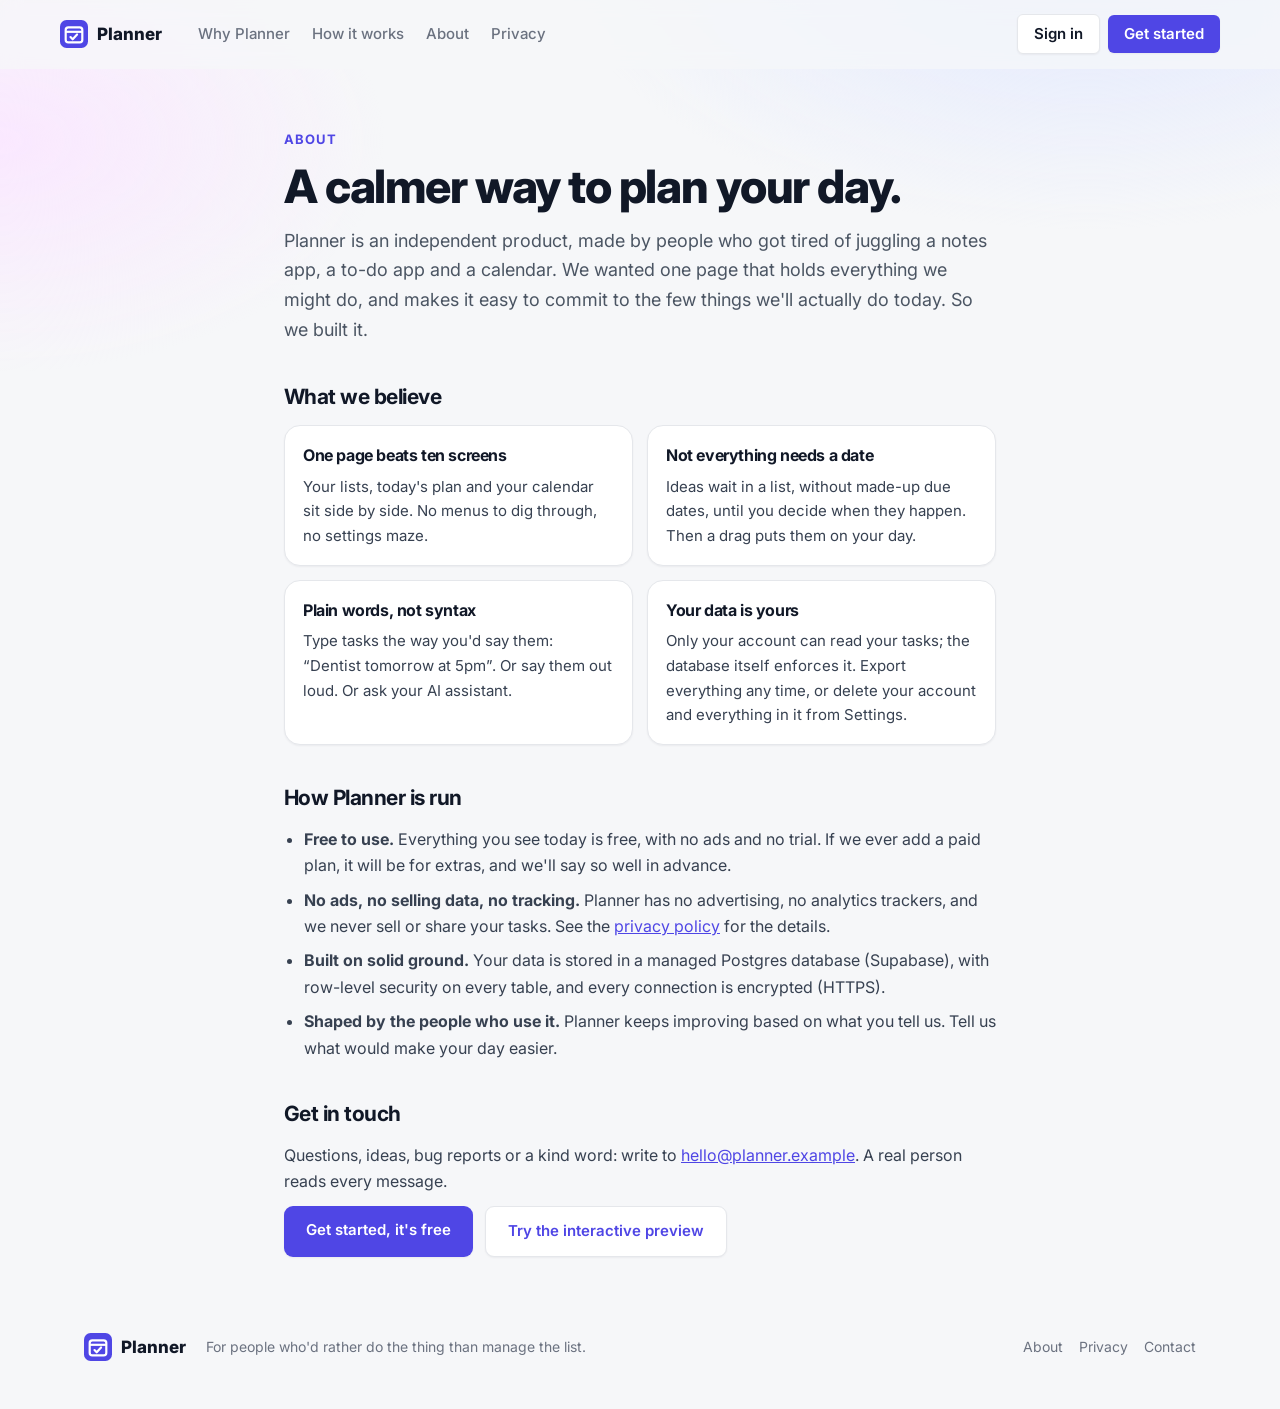
<file: about.html>
<!doctype html>
<html lang="en">
<head>
  <meta charset="utf-8">
  <meta name="viewport" content="width=device-width, initial-scale=1">
  <title>About Planner</title>
  <meta name="description" content="Why Planner exists, what we believe, and how to reach us.">
  <link rel="icon" type="image/svg+xml" href="data:image/svg+xml,%3Csvg xmlns='http://www.w3.org/2000/svg' viewBox='0 0 64 64'%3E%3Crect width='64' height='64' rx='15' fill='%234f46e5'/%3E%3Crect x='13' y='17' width='38' height='34' rx='6' fill='none' stroke='white' stroke-width='5'/%3E%3Cpath d='M13 27h38' stroke='white' stroke-width='5'/%3E%3Cpath d='M24 39l5 5 10-11' fill='none' stroke='white' stroke-width='5' stroke-linecap='round' stroke-linejoin='round'/%3E%3C/svg%3E">
  <link rel="manifest" href="manifest.webmanifest">
  <link rel="preconnect" href="https://fonts.googleapis.com">
  <link rel="preconnect" href="https://fonts.gstatic.com" crossorigin>
  <link rel="stylesheet" href="https://fonts.googleapis.com/css2?family=Inter:wght@400;500;600;700;800&display=swap">
  <link rel="stylesheet" href="styles.css">
</head>
<!-- about.html: a plain page that shares the landing page's look (styles.css → .landing, .lp-doc).
     The contact address is a placeholder until Planner has its own domain: search for hello@planner.example. -->
<body>
  <div class="landing lp-docpage">
    <header class="lp-nav">
      <a href="./" class="lp-brand"><svg class="logo" viewBox="0 0 64 64" aria-hidden="true"><rect width="64" height="64" rx="15" fill="#4f46e5"/><rect x="13" y="17" width="38" height="34" rx="6" fill="none" stroke="#fff" stroke-width="5"/><path d="M13 27h38" stroke="#fff" stroke-width="5"/><path d="M24 39l5 5 10-11" fill="none" stroke="#fff" stroke-width="5" stroke-linecap="round" stroke-linejoin="round"/></svg>
        Planner
      </a>
      <nav class="lp-links">
        <a href="./#why">Why Planner</a>
        <a href="./#how">How it works</a>
        <a href="about.html">About</a>
        <a href="privacy.html">Privacy</a>
      </nav>
      <div class="lp-nav-cta">
        <a class="lp-btn-ghost" href="./">Sign in</a>
        <a class="primary" href="./#signup">Get started</a>
      </div>
    </header>
    <main class="lp-doc">
      <span class="lp-eyebrow">About</span>
      <h1>A calmer way to plan your day.</h1>
      <p class="lp-doc-lead">Planner is an independent product, made by people who got tired of juggling a notes app,
        a to-do app and a calendar. We wanted one page that holds everything we might do, and makes it easy to
        commit to the few things we'll actually do today. So we built it.</p>

      <h2>What we believe</h2>
      <div class="lp-doc-grid">
        <section><h3>One page beats ten screens</h3>
          <p>Your lists, today's plan and your calendar sit side by side. No menus to dig through, no settings maze.</p></section>
        <section><h3>Not everything needs a date</h3>
          <p>Ideas wait in a list, without made-up due dates, until you decide when they happen. Then a drag puts them on your day.</p></section>
        <section><h3>Plain words, not syntax</h3>
          <p>Type tasks the way you'd say them: “Dentist tomorrow at 5pm”. Or say them out loud. Or ask your AI assistant.</p></section>
        <section><h3>Your data is yours</h3>
          <p>Only your account can read your tasks; the database itself enforces it. Export everything any time, or delete your
            account and everything in it from Settings.</p></section>
      </div>

      <h2>How Planner is run</h2>
      <ul class="lp-doc-list">
        <li><b>Free to use.</b> Everything you see today is free, with no ads and no trial. If we ever add a paid plan, it will be
          for extras, and we'll say so well in advance.</li>
        <li><b>No ads, no selling data, no tracking.</b> Planner has no advertising, no analytics trackers, and we never sell or
          share your tasks. See the <a href="privacy.html">privacy policy</a> for the details.</li>
        <li><b>Built on solid ground.</b> Your data is stored in a managed Postgres database (Supabase), with row-level security on
          every table, and every connection is encrypted (HTTPS).</li>
        <li><b>Shaped by the people who use it.</b> Planner keeps improving based on what you tell us. Tell us what would make
          your day easier.</li>
      </ul>

      <h2>Get in touch</h2>
      <p>Questions, ideas, bug reports or a kind word: write to <a href="mailto:hello@planner.example">hello@planner.example</a>. A real person reads every
        message.</p>
      <p class="lp-doc-cta"><a class="primary lp-big" href="./#signup">Get started, it's free</a>
        <a class="lp-btn-ghost lp-big" href="./?playground">Try the interactive preview</a></p>
    </main>
    <footer class="lp-footer">
      <a href="./" class="lp-brand"><svg class="logo" viewBox="0 0 64 64" aria-hidden="true"><rect width="64" height="64" rx="15" fill="#4f46e5"/><rect x="13" y="17" width="38" height="34" rx="6" fill="none" stroke="#fff" stroke-width="5"/><path d="M13 27h38" stroke="#fff" stroke-width="5"/><path d="M24 39l5 5 10-11" fill="none" stroke="#fff" stroke-width="5" stroke-linecap="round" stroke-linejoin="round"/></svg>
        Planner
      </a>
      <span class="muted">For people who'd rather do the thing than manage the list.</span>
      <nav class="lp-footer-links"><a href="about.html">About</a><a href="privacy.html">Privacy</a><a href="mailto:hello@planner.example">Contact</a></nav>
    </footer>
  </div>
</body>
</html>
</file>
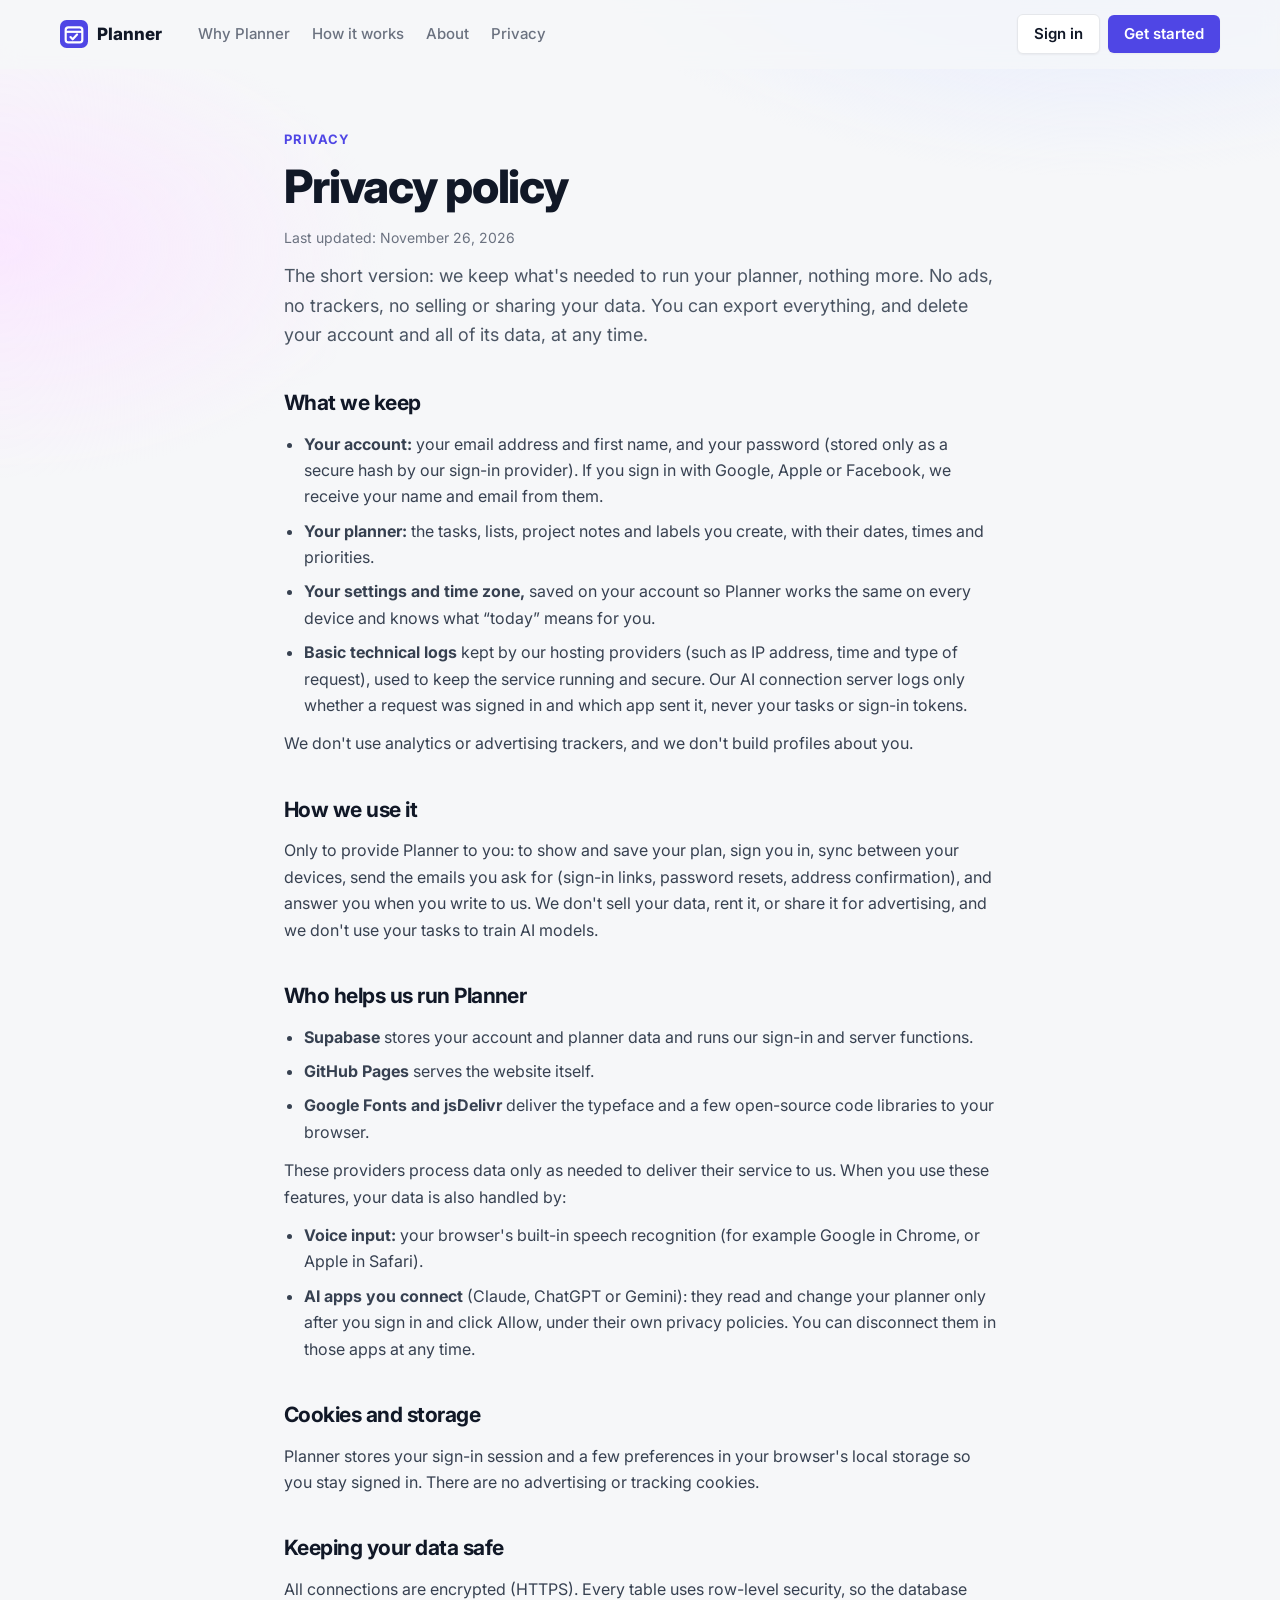
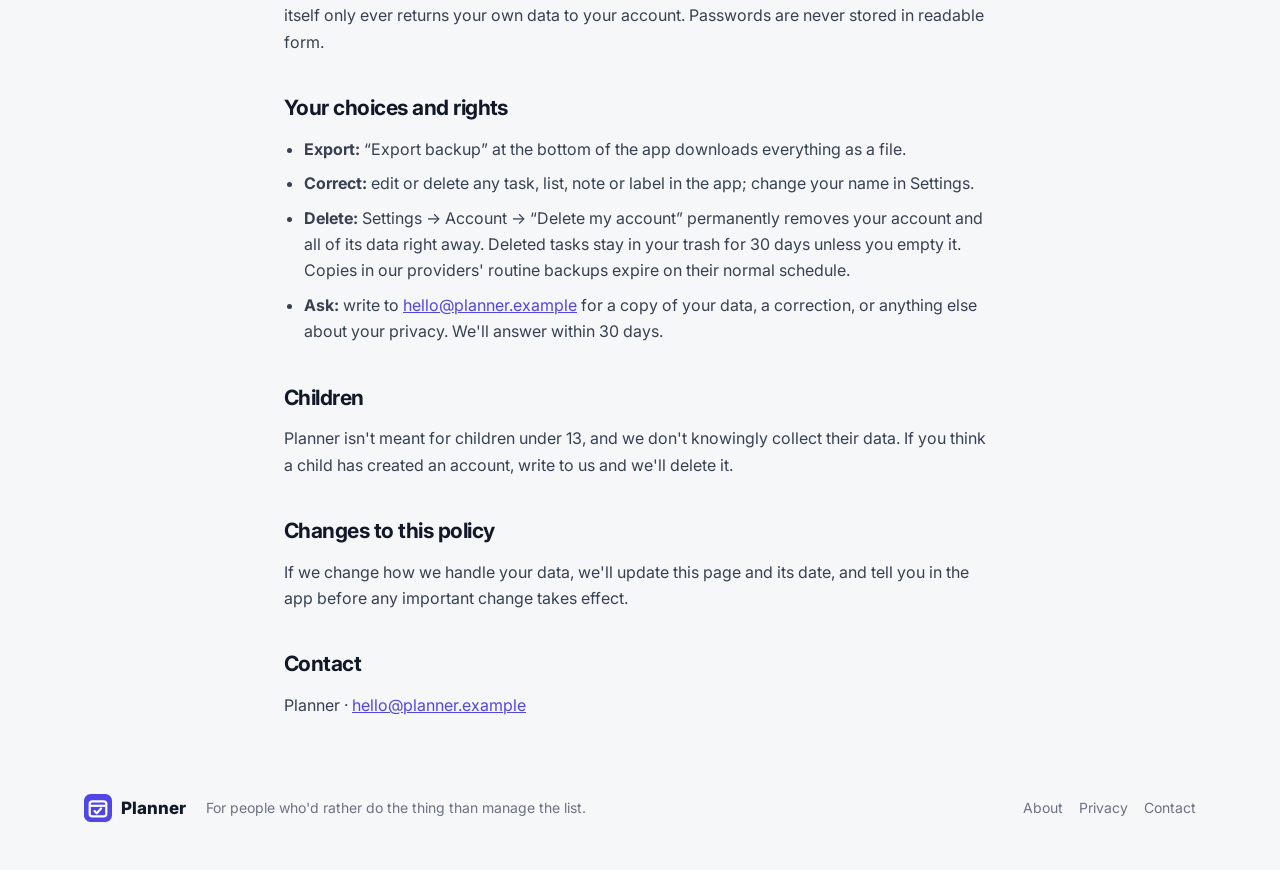
<file: privacy.html>
<!doctype html>
<html lang="en">
<head>
  <meta charset="utf-8">
  <meta name="viewport" content="width=device-width, initial-scale=1">
  <title>Privacy policy · Planner</title>
  <meta name="description" content="How Planner handles your data: what we keep, why, who helps us run it, and how to export or delete it.">
  <link rel="icon" type="image/svg+xml" href="data:image/svg+xml,%3Csvg xmlns='http://www.w3.org/2000/svg' viewBox='0 0 64 64'%3E%3Crect width='64' height='64' rx='15' fill='%234f46e5'/%3E%3Crect x='13' y='17' width='38' height='34' rx='6' fill='none' stroke='white' stroke-width='5'/%3E%3Cpath d='M13 27h38' stroke='white' stroke-width='5'/%3E%3Cpath d='M24 39l5 5 10-11' fill='none' stroke='white' stroke-width='5' stroke-linecap='round' stroke-linejoin='round'/%3E%3C/svg%3E">
  <link rel="manifest" href="manifest.webmanifest">
  <link rel="preconnect" href="https://fonts.googleapis.com">
  <link rel="preconnect" href="https://fonts.gstatic.com" crossorigin>
  <link rel="stylesheet" href="https://fonts.googleapis.com/css2?family=Inter:wght@400;500;600;700;800&display=swap">
  <link rel="stylesheet" href="styles.css">
</head>
<!-- privacy.html: a plain page that shares the landing page's look (styles.css → .landing, .lp-doc).
     The contact address is a placeholder until Planner has its own domain: search for hello@planner.example. -->
<body>
  <div class="landing lp-docpage">
    <header class="lp-nav">
      <a href="./" class="lp-brand"><svg class="logo" viewBox="0 0 64 64" aria-hidden="true"><rect width="64" height="64" rx="15" fill="#4f46e5"/><rect x="13" y="17" width="38" height="34" rx="6" fill="none" stroke="#fff" stroke-width="5"/><path d="M13 27h38" stroke="#fff" stroke-width="5"/><path d="M24 39l5 5 10-11" fill="none" stroke="#fff" stroke-width="5" stroke-linecap="round" stroke-linejoin="round"/></svg>
        Planner
      </a>
      <nav class="lp-links">
        <a href="./#why">Why Planner</a>
        <a href="./#how">How it works</a>
        <a href="about.html">About</a>
        <a href="privacy.html">Privacy</a>
      </nav>
      <div class="lp-nav-cta">
        <a class="lp-btn-ghost" href="./">Sign in</a>
        <a class="primary" href="./#signup">Get started</a>
      </div>
    </header>
    <main class="lp-doc">
      <span class="lp-eyebrow">Privacy</span>
      <h1>Privacy policy</h1>
      <p class="lp-doc-meta">Last updated: November 26, 2026</p>
      <p class="lp-doc-lead">The short version: we keep what's needed to run your planner, nothing more. No ads, no trackers,
        no selling or sharing your data. You can export everything, and delete your account and all of its data, at any time.</p>

      <h2>What we keep</h2>
      <ul class="lp-doc-list">
        <li><b>Your account:</b> your email address and first name, and your password (stored only as a secure hash by our
          sign-in provider). If you sign in with Google, Apple or Facebook, we receive your name and email from them.</li>
        <li><b>Your planner:</b> the tasks, lists, project notes and labels you create, with their dates, times and priorities.</li>
        <li><b>Your settings and time zone,</b> saved on your account so Planner works the same on every device and knows what
          “today” means for you.</li>
        <li><b>Basic technical logs</b> kept by our hosting providers (such as IP address, time and type of request), used to keep
          the service running and secure. Our AI connection server logs only whether a request was signed in and which app sent
          it, never your tasks or sign-in tokens.</li>
      </ul>
      <p>We don't use analytics or advertising trackers, and we don't build profiles about you.</p>

      <h2>How we use it</h2>
      <p>Only to provide Planner to you: to show and save your plan, sign you in, sync between your devices, send the emails you
        ask for (sign-in links, password resets, address confirmation), and answer you when you write to us. We don't sell your
        data, rent it, or share it for advertising, and we don't use your tasks to train AI models.</p>

      <h2>Who helps us run Planner</h2>
      <ul class="lp-doc-list">
        <li><b>Supabase</b> stores your account and planner data and runs our sign-in and server functions.</li>
        <li><b>GitHub Pages</b> serves the website itself.</li>
        <li><b>Google Fonts and jsDelivr</b> deliver the typeface and a few open-source code libraries to your browser.</li>
      </ul>
      <p>These providers process data only as needed to deliver their service to us. When you use these features, your data is
        also handled by:</p>
      <ul class="lp-doc-list">
        <li><b>Voice input:</b> your browser's built-in speech recognition (for example Google in Chrome, or Apple in Safari).</li>
        <li><b>AI apps you connect</b> (Claude, ChatGPT or Gemini): they read and change your planner only after you sign in
          and click Allow, under their own privacy policies. You can disconnect them in those apps at any time.</li>
      </ul>

      <h2>Cookies and storage</h2>
      <p>Planner stores your sign-in session and a few preferences in your browser's local storage so you stay signed in. There
        are no advertising or tracking cookies.</p>

      <h2>Keeping your data safe</h2>
      <p>All connections are encrypted (HTTPS). Every table uses row-level security, so the database itself only ever returns
        your own data to your account. Passwords are never stored in readable form.</p>

      <h2>Your choices and rights</h2>
      <ul class="lp-doc-list">
        <li><b>Export:</b> “Export backup” at the bottom of the app downloads everything as a file.</li>
        <li><b>Correct:</b> edit or delete any task, list, note or label in the app; change your name in Settings.</li>
        <li><b>Delete:</b> Settings → Account → “Delete my account” permanently removes your account and all of its data right away.
          Deleted tasks stay in your trash for 30 days unless you empty it. Copies in our providers' routine backups expire on their
          normal schedule.</li>
        <li><b>Ask:</b> write to <a href="mailto:hello@planner.example">hello@planner.example</a> for a copy of your data, a correction, or anything else
          about your privacy. We'll answer within 30 days.</li>
      </ul>

      <h2>Children</h2>
      <p>Planner isn't meant for children under 13, and we don't knowingly collect their data. If you think a child has created
        an account, write to us and we'll delete it.</p>

      <h2>Changes to this policy</h2>
      <p>If we change how we handle your data, we'll update this page and its date, and tell you in the app before any important
        change takes effect.</p>

      <h2>Contact</h2>
      <p>Planner · <a href="mailto:hello@planner.example">hello@planner.example</a></p>
    </main>
    <footer class="lp-footer">
      <a href="./" class="lp-brand"><svg class="logo" viewBox="0 0 64 64" aria-hidden="true"><rect width="64" height="64" rx="15" fill="#4f46e5"/><rect x="13" y="17" width="38" height="34" rx="6" fill="none" stroke="#fff" stroke-width="5"/><path d="M13 27h38" stroke="#fff" stroke-width="5"/><path d="M24 39l5 5 10-11" fill="none" stroke="#fff" stroke-width="5" stroke-linecap="round" stroke-linejoin="round"/></svg>
        Planner
      </a>
      <span class="muted">For people who'd rather do the thing than manage the list.</span>
      <nav class="lp-footer-links"><a href="about.html">About</a><a href="privacy.html">Privacy</a><a href="mailto:hello@planner.example">Contact</a></nav>
    </footer>
  </div>
</body>
</html>
</file>
<file: styles.css>
/* styles.css — all the look & feel. Colours and sizes are variables at the top. */

:root {
  --done-w: 300px;   /* width of the Done today column on computers (header lines up with it) */
  --past: #f8f8fa;   /* background of past days: what got done, no hours */
  --bg: #f6f7f9;
  --panel: #ffffff;
  --line: #e5e7eb;
  --line-soft: #f0f1f4;
  --text: #111827;
  --muted: #6b7280;
  --faint: #9ca3af;
  --accent: #4f46e5;
  --accent-soft: #eef2ff;
  --done: #16a34a;

  /* Priority: a strong colour (bar, text) and a soft tint (pill background) */
  --p1: #dc2626;  --p1-soft: #fee2e2;
  --p2: #f5b301;  --p2-soft: #fef3c7;  --p2-text: #b45309;   /* amber bar, darker text for contrast */
  --p3: #2563eb;  --p3-soft: #dbeafe;

  --today: #f8f9ff;
  --radius: 10px;
  --radius-sm: 6px;
  --shadow: 0 1px 2px rgba(16, 24, 40, .05);
  --shadow-lg: 0 10px 30px rgba(16, 24, 40, .12);
}

* { box-sizing: border-box; }
body {
  margin: 0;
  font: 13.5px/1.45 Inter, -apple-system, BlinkMacSystemFont, "Segoe UI", Roboto, sans-serif;
  color: var(--text);
  background: var(--bg);
  -webkit-font-smoothing: antialiased;
}
button, input, select { font: inherit; color: inherit; }
button { cursor: pointer; }
.muted { color: var(--muted); font-weight: 400; }
[hidden] { display: none !important; }
.empty { color: var(--faint); margin: 4px 2px; font-size: 12px; }
.primary {
  border: 0; background: var(--accent); color: #fff; padding: 8px 16px; border-radius: var(--radius-sm);
  font-weight: 600; box-shadow: var(--shadow);
}
.primary:hover { filter: brightness(1.08); }
.seg, .day-nav button, .account button, .footer button, .file-btn {
  border: 1px solid var(--line); background: var(--panel); border-radius: var(--radius-sm); box-shadow: var(--shadow);
}

/* ---- top bar ---------------------------------------------------------- */

.topbar {
  display: grid; grid-template-columns: minmax(max-content, 1fr) minmax(0, 720px) minmax(max-content, 1fr);
  align-items: center; gap: 20px; padding: 10px 24px;
  background: rgba(255, 255, 255, .92); backdrop-filter: blur(8px); -webkit-backdrop-filter: blur(8px);
  border-bottom: 1px solid var(--line); position: sticky; top: 0; z-index: 20;
}
.brand { display: flex; align-items: center; gap: 10px; color: inherit; text-decoration: none; }   /* a link home (app.js) */
.brand-text { display: flex; flex-direction: column; line-height: 1.2; }
.brand-name { font-weight: 700; font-size: 15px; letter-spacing: -.01em; }
.brand .muted { font-size: 12px; font-weight: 500; white-space: nowrap; }
.logo { width: 28px; height: 28px; display: block; flex: none; }
.account { justify-self: end; display: flex; align-items: center; gap: 10px; min-width: 0; }
#user-email { max-width: 220px; overflow: hidden; text-overflow: ellipsis; white-space: nowrap; font-weight: 500; }
.account button { padding: 5px 12px; display: inline-flex; align-items: center; gap: 6px; }
.account button:hover { border-color: #d1d5db; }
.icon-btn-plain, .account .icon-only { width: 34px; height: 34px; padding: 0; justify-content: center; }

/* ---- settings window ---------------------------------------------------- */

#settings-dialog {
  border: 1px solid var(--line); border-radius: 14px; padding: 0; width: min(460px, calc(100vw - 32px));
  box-shadow: var(--shadow-lg);
}
#settings-dialog::backdrop { background: rgba(17, 24, 39, .3); }
.settings { padding: 20px 22px; display: flex; flex-direction: column; gap: 14px; }
.settings-head { display: flex; align-items: center; }
.settings-head h2 { margin: 0; font-size: 16px; }
.icon-btn { margin-left: auto; border: 0; background: none; font-size: 20px; color: var(--muted); line-height: 1; }
.setting { display: flex; flex-direction: column; gap: 5px; font-weight: 500; }
.setting select {
  padding: 7px 10px; border: 1px solid var(--line); border-radius: var(--radius-sm); background: var(--panel);
  font-weight: 400;
}
.setting input {
  padding: 7px 10px; border: 1px solid var(--line); border-radius: var(--radius-sm); font-weight: 400;
}
.setting input:focus { outline: none; border-color: var(--accent); box-shadow: 0 0 0 3px var(--accent-soft); }
.setting .secondary { align-self: flex-start; font-weight: 500; }
.settings-block { display: flex; flex-direction: column; gap: 12px; padding: 14px 16px; background: var(--bg); border-radius: 10px; }
.settings-block h3 { margin: 0; font-size: 11.5px; text-transform: uppercase; letter-spacing: .06em; color: var(--muted); }
.settings-block .setting select, .settings-block .setting input { background: var(--panel); }
.setting-sub { margin: -4px 0 0; font-size: 12px; color: var(--muted); }

/* ---- task window (click a task) ------------------------------------------ */

#task-dialog {
  border: 1px solid var(--line); border-radius: 14px; padding: 0; width: min(520px, calc(100vw - 24px));
  max-height: calc(100vh - 40px); box-shadow: var(--shadow-lg);
}
.list-head .tag { cursor: inherit; }
.list-head.openable { cursor: pointer; border-radius: 6px; }
.list-head.openable:hover { background: var(--bg); }
#task-dialog::backdrop { background: rgba(17, 24, 39, .3); }
.taskview { padding: 18px 20px 16px; display: flex; flex-direction: column; gap: 14px; }
.tv-head { display: flex; align-items: center; gap: 8px; }
.tv-where { font-size: 13px; font-weight: 600; color: var(--muted); background: var(--bg); padding: 3px 10px; border-radius: 99px; }
.tv-title {
  font-size: 19px; font-weight: 700; letter-spacing: -.01em; border: 1px solid transparent; border-radius: 8px;
  padding: 6px 8px; margin: -6px -8px 0; resize: none; overflow: hidden; line-height: 1.35; font-family: inherit;
}
.tv-title:hover { border-color: var(--line); }
.tv-title:focus { outline: none; border-color: var(--accent); box-shadow: 0 0 0 3px var(--accent-soft); }
.tv-move { display: flex; flex-direction: column; gap: 8px; padding: 12px 14px; background: var(--bg); border-radius: 10px; }
.tv-when { display: flex; flex-wrap: wrap; align-items: center; gap: 6px; }
.tv-when button, .tv-when input, .tv-when select {
  border: 1px solid var(--line); background: var(--panel); border-radius: 7px; padding: 5px 10px;
  font: inherit; font-size: 13px; font-weight: 500; color: var(--text); height: 32px;
}
.tv-when button { cursor: pointer; }
.tv-when button:hover { border-color: #d1d5db; }
.tv-when .on { border-color: var(--accent); box-shadow: 0 0 0 2px var(--accent-soft); color: var(--accent); font-weight: 600; }
.tv-when input:focus, .tv-when select:focus { outline: none; border-color: var(--accent); }
.tv-when .tv-notime, .tv-when .tv-noday { color: var(--muted); }
.tv-open-project { font-size: 12.5px; color: var(--accent); text-decoration: none; white-space: nowrap; }
.tv-open-project:hover { text-decoration: underline; }
.tv-project { max-width: 100%; }
.tv-hint { font-size: 12px; color: var(--faint); }
.tv-row { display: grid; grid-template-columns: 90px 1fr; align-items: start; gap: 10px; }
.tv-label { font-size: 12.5px; font-weight: 600; color: var(--muted); padding-top: 7px; display: flex; align-items: center; gap: 6px; }
.tv-label i { display: none; }   /* icons stand in for the words on phones */
.tv-label b { font-weight: 600; }
.tv-prio { display: flex; border: 1px solid var(--line); border-radius: 8px; overflow: hidden; width: fit-content; }
.tv-prio button { border: 0; background: var(--panel); padding: 5px 14px; font-weight: 600; color: var(--muted); }
.tv-prio button + button { border-left: 1px solid var(--line); }
.tv-prio button.on { background: var(--text); color: #fff; }
.tv-prio button.p1.on { background: var(--p1); }
.tv-prio button.p2.on { background: var(--p2-text); }
.tv-prio button.p3.on { background: var(--p3); }
.tv-labels { display: flex; flex-wrap: wrap; gap: 6px; align-items: center; }
.tv-label-chip { border: 1px solid var(--line); background: var(--panel); border-radius: 99px; padding: 3px 10px; font-size: 12.5px; font-weight: 600; color: var(--muted); }
.tv-label-chip.on { background: var(--c); border-color: var(--c); color: #fff; }
.tv-notes {
  font: inherit; font-size: 14px; line-height: 1.5; padding: 10px 12px; border: 1px solid var(--line); border-radius: 8px;
  resize: vertical; min-height: 110px;
}
.tv-notes:focus { outline: none; border-color: var(--accent); box-shadow: 0 0 0 3px var(--accent-soft); }
.tv-foot { display: flex; align-items: center; justify-content: space-between; gap: 10px; padding-top: 4px; border-top: 1px solid var(--line-soft); }
.tv-delete { border: 0; background: none; color: var(--p1); font-weight: 600; padding: 6px 0; }
.tv-delete:hover { text-decoration: underline; }
.tv-saved { font-size: 12px; }
/* Phones: the task window is a bottom sheet; icons replace field names, hints go away */
@media (max-width: 600px) {
  #task-dialog {
    width: 100vw; max-width: 100vw; margin: auto 0 0; border-radius: 16px 16px 0 0; border-bottom: 0;
    max-height: 92vh;
  }
  .taskview { padding: 14px 14px calc(12px + env(safe-area-inset-bottom)); gap: 12px; }
  .tv-title { font-size: 17px; }
  .tv-row { grid-template-columns: 22px 1fr; gap: 8px; align-items: center; }
  .tv-label { padding-top: 0; }
  .tv-label b { display: none; }
  .tv-label i { display: grid; place-items: center; color: var(--faint); }
  /* Priority and labels explain themselves: no field name at all */
  .taskview > .tv-row { grid-template-columns: 1fr; }
  .taskview > .tv-row > .tv-label { display: none; }
  .tv-move { padding: 10px; gap: 8px; }
  .tv-when { gap: 5px; }
  .tv-when button, .tv-when input, .tv-when select { height: 34px; padding: 4px 9px; }
  .tv-date { flex: 1; min-width: 120px; }
  .tv-project { flex: 1; }
  .tv-hint, .tv-saved { display: none; }
  .tv-notes { min-height: 70px; font-size: 16px; }
  .tv-title { font-size: 17px; }
}

.card { cursor: pointer; }
.card .has-notes { color: var(--faint); font-size: 12px; line-height: 1; }
.setting select:focus { outline: none; border-color: var(--accent); box-shadow: 0 0 0 3px var(--accent-soft); }
.settings-note { margin: 0; font-size: 12px; }

main { padding: 0 24px; max-width: 1480px; margin: 0 auto; }

/* ---- label chips ------------------------------------------------------ */

.labels-bar { display: flex; align-items: center; gap: 6px; flex-wrap: wrap; padding: 10px 0 0; }
.labels-bar[hidden] { display: none; }   /* no labels yet: no row */
.chip {
  display: inline-flex; align-items: center; gap: 6px;
  border: 1px solid var(--line); background: var(--panel); padding: 3px 10px; border-radius: 99px;
  cursor: pointer; user-select: none; font-weight: 500; box-shadow: var(--shadow);
}
.chip .dot { width: 8px; height: 8px; border-radius: 50%; background: var(--c); }
.chip .sc { color: var(--faint); font-size: 12px; font-weight: 400; }
.chip.active { background: var(--c, var(--text)); border-color: var(--c, var(--text)); color: #fff; }
.chip.active .sc { color: rgba(255,255,255,.75); }
.chip.active .dot { background: #fff; }
.chip-del { border: 0; background: none; padding: 0 0 0 2px; color: inherit; opacity: .5; display: none; place-items: center; }
.chip-del svg { display: block; pointer-events: none; }
.chip:hover .chip-del { display: inline-grid; }
.chip-del:hover { opacity: 1; }
.chip-add { font-weight: 700; padding: 3px 11px; color: var(--muted); }
.label-input { padding: 4px 10px; border: 1px solid var(--accent); border-radius: 99px; outline: none; width: 210px; }
.labels-bar .hint { font-size: 12px; }

/* ---- quick add -------------------------------------------------------- */

.quick-add { display: flex; gap: 8px; position: relative; min-width: 0; }
.qa-field { position: relative; flex: 1; min-width: 0; display: flex; }
/* Live preview under the quick-add box: what Enter would add, and where */
.qa-preview {
  position: absolute; left: 0; top: calc(100% + 6px); z-index: 15; max-width: 100%;
  display: flex; flex-wrap: wrap; align-items: center; gap: 6px; padding: 8px 10px;
  background: var(--panel); border: 1px solid var(--line); border-radius: 10px; box-shadow: var(--shadow-lg);
  animation: qaIn .12s ease-out;
}
@keyframes qaIn { from { opacity: 0; transform: translateY(-3px); } to { opacity: 1; transform: none; } }
.qa-chip { padding: 3px 10px; border-radius: 99px; background: var(--bg); border: 1px solid var(--line); font-weight: 600; font-size: 13px; white-space: nowrap; }
.qa-chip-title { background: var(--text); color: #fff; border-color: var(--text); white-space: normal; }
.qa-chip-p1 { background: var(--p1-soft); color: var(--p1); border-color: transparent; }
.qa-chip-p2 { background: var(--p2-soft); color: var(--p2-text); border-color: transparent; }
.qa-chip-p3 { background: var(--p3-soft); color: var(--p3); border-color: transparent; }
.qa-chip-label { background: var(--c); color: #fff; border-color: transparent; }
.qa-chip-error { background: var(--p1-soft); color: var(--p1); border-color: transparent; white-space: normal; }
.qa-hint { font-size: 12px; color: var(--faint); margin-left: 4px; }
#qa-title {
  flex: 1; min-width: 0; padding: 9px 38px 9px 14px; font-size: 14px;
  border: 1px solid var(--line); border-radius: var(--radius-sm); background: var(--panel); box-shadow: var(--shadow);
}
#qa-title:focus { outline: none; border-color: var(--accent); box-shadow: 0 0 0 3px var(--accent-soft); }
#qa-title::placeholder { color: var(--faint); }
.mic-btn {
  display: grid; place-items: center; width: 40px; flex: none; border: 1px solid var(--line); background: var(--panel);
  border-radius: var(--radius-sm); color: var(--muted); box-shadow: var(--shadow);
}
.mic-btn:hover { color: var(--text); border-color: #d1d5db; }
.qa-help {
  position: absolute; right: 6px; top: 50%; transform: translateY(-50%); width: 24px; height: 24px; border-radius: 50%;
  border: 1px solid var(--line); background: var(--panel); color: var(--muted); font: italic 700 13px Georgia, serif;
  display: grid; place-items: center; padding: 0;
}
.qa-help:hover { color: var(--accent); border-color: var(--accent); }
.mic-btn.listening { color: #fff; background: var(--p1); border-color: var(--p1); animation: pulse 1.2s ease-in-out infinite; }
@keyframes pulse { 0%, 100% { box-shadow: 0 0 0 0 rgba(220, 38, 38, .35); } 50% { box-shadow: 0 0 0 6px rgba(220, 38, 38, 0); } }

/* ---- sections --------------------------------------------------------- */

.section { margin-top: 14px; }
.section-head { display: flex; align-items: center; gap: 12px; flex-wrap: wrap; margin-bottom: 8px; }
.section-head h2 { margin: 0; font-size: 15px; font-weight: 700; letter-spacing: -.01em; }
.day-nav { display: flex; align-items: center; gap: 4px; }
.day-nav button { padding: 3px 10px; }
.seg { display: flex; overflow: hidden; margin-left: auto; }
.seg button { border: 0; background: none; padding: 5px 12px; color: var(--muted); font-weight: 500; }
.seg button + button { border-left: 1px solid var(--line); }
.seg button.active { background: var(--text); color: #fff; }

.col-add {
  border: 1px dashed transparent; background: none; color: var(--faint); text-align: left;
  padding: 4px 6px; border-radius: var(--radius-sm); font-size: 12.5px;
}
.col-add:hover { color: var(--text); background: rgba(0,0,0,.03); }
.col-add-input { padding: 6px 8px; border: 1px solid var(--accent); border-radius: var(--radius-sm); outline: none; }
.list { display: flex; flex-direction: column; gap: 5px; }
.drop-indicator { height: 2px; border-radius: 2px; background: var(--accent); margin: -1px 0; }

/* ---- plan: layout ------------------------------------------------------ */

.plan-layout { display: grid; grid-template-columns: minmax(0, 1fr) var(--done-w); gap: 14px; align-items: start; }
.plan-days, .plan-listview, .done-today {
  background: var(--panel); border: 1px solid var(--line); border-radius: var(--radius); box-shadow: var(--shadow);
}
.plan-days { overflow-x: auto; }
.plan-grid {
  display: grid; grid-template-columns: 56px repeat(var(--days), minmax(150px, 1fr));
  min-width: calc(56px + var(--days) * 150px);
}
.day-head { padding: 10px 12px; border-left: 1px solid var(--line); border-bottom: 1px solid var(--line); font-size: 13px; }
.day-head.is-today { background: var(--today); box-shadow: inset 0 2px 0 var(--accent); }
.day-head.is-today b { color: var(--accent); }
.day-head.is-past { color: var(--muted); }
.row-label { font-size: 11px; color: var(--faint); padding: 10px 6px; text-align: right; text-transform: uppercase; letter-spacing: .04em; }

.plan-cell, .done-cell {
  padding: 8px; min-height: 0;   /* exactly as tall as its tasks and "+ Add" */ display: flex; flex-direction: column; gap: 6px;
  border-left: 1px solid var(--line); border-bottom: 1px solid var(--line);
}
.plan-cell.is-today { background: var(--today); }
.plan-cell .list:empty::before { content: "Add or drag tasks here"; color: var(--faint); font-size: 12px; padding: 4px; }
.plan-cell:hover .col-add { border-color: var(--line); }
.done-cell { background: var(--past); }
/* A past day next to upcoming ones (2 days / week): no hours, just its done list running the
   full height of the column, one plain colour from top to bottom. */
.done-cell.flows { border-bottom-color: transparent; position: relative; padding: 0; min-height: 0; }
.flows-inner {   /* its height is set by planner.js (fitFlows): down to the bottom of the plan */
  position: absolute; left: 0; right: 0; top: 0; z-index: 2; padding: 8px; overflow-y: auto;
  display: flex; flex-direction: column; gap: 6px; background: var(--past);
}
.flows-inner .col-add { margin-top: 0; }
.plan-cell.drag-over, .done-cell.drag-over { box-shadow: 0 0 0 2px var(--accent) inset; }

/* 1-day view: to-do list and a tall calendar side by side */
.plan-days.one-day { display: grid; grid-template-columns: minmax(260px, 2fr) 3fr; overflow: hidden; }
.plan-days.one-day.past { display: block; }
.od-todo { display: flex; flex-direction: column; border-right: 1px solid var(--line); }
.od-todo .day-head { border-left: 0; }
.od-todo .plan-cell { border-left: 0; border-bottom: 0; flex: 1; }
.od-label { text-align: left; padding: 10px 12px 0; }
.od-cal .plan-grid { min-width: 0; }
.od-cal .cal-day { border-left: 1px solid var(--line); }
.one-day.past .day-head, .one-day.past .done-cell { border-left: 0; }

/* ---- plan: calendar ---------------------------------------------------- */

/* Scrollbar hidden so the calendar's columns line up exactly with the day columns above.
   Its height is set by planner.js: just enough to reach today's upcoming tasks. */
.cal-scroll { overflow-y: auto; scrollbar-width: none; transition: height .2s; }
.cal-scroll::-webkit-scrollbar { display: none; }
.cal-grid { position: relative; }
.cal-gutter { position: relative; }
.cal-gutter .hour { position: absolute; right: 8px; transform: translateY(-50%); font-size: 11px; color: var(--faint); }
.cal-day {
  position: relative; border-left: 1px solid var(--line); cursor: copy;
  background-image: repeating-linear-gradient(to bottom, transparent 0, transparent calc(var(--slot) * 2 - 1px), var(--line-soft) calc(var(--slot) * 2 - 1px), var(--line-soft) calc(var(--slot) * 2));
}
.cal-day.is-today { background-color: var(--today); }
.cal-day.drag-over { box-shadow: 0 0 0 2px var(--accent) inset; }
.cal-day .card { cursor: grab; }
.cal-past { border-left: 1px solid var(--line); background: var(--past); }
.cal-past.drag-over { box-shadow: 0 0 0 2px var(--accent) inset; }
.now-line { position: absolute; left: 0; right: 0; border-top: 2px solid var(--accent); z-index: 2; pointer-events: none; }
.now-line::before { content: ""; position: absolute; left: -4px; top: -5px; width: 8px; height: 8px; border-radius: 50%; background: var(--accent); }
.cal-add-input {
  position: absolute; left: 3px; right: 3px; z-index: 4; padding: 3px 6px; font-size: 12px;
  border: 1px solid var(--accent); border-radius: var(--radius-sm); outline: none; background: #fff; box-shadow: var(--shadow-lg);
}
/* The earlier/later pills float over the calendar's top and bottom edge (no row of their own) */
.cal-wrap { position: relative; border-top: 1px solid var(--line-soft); }
.cal-hints { position: absolute; left: 0; right: 0; z-index: 5; pointer-events: none; }
.cal-hints.top { top: 6px; }
.cal-hints.bottom { bottom: 6px; }
.cal-hint { display: flex; justify-content: center; min-height: 0; }
.cal-more { pointer-events: auto; }
.cal-more {
  border: 1px solid #c7d2fe; background: rgba(255, 255, 255, .95); color: var(--accent); font-size: 11px; font-weight: 600;
  padding: 2px 10px; border-radius: 99px; box-shadow: 0 2px 8px rgba(16, 24, 40, .12); white-space: nowrap;
}
.cal-ghost {
  position: absolute; left: 3px; right: 3px; border: 2px dashed var(--accent); border-radius: var(--radius-sm);
  background: rgba(79, 70, 229, .07); color: var(--accent); font-size: 11px; padding: 1px 6px; pointer-events: none; z-index: 3;
}

/* ---- plan: list view --------------------------------------------------- */

.plan-listview { max-height: 560px; overflow-y: auto; position: relative; }
.lv-day { display: grid; grid-template-columns: 150px minmax(0, 1fr); border-bottom: 1px solid var(--line); }
.lv-day:last-child { border-bottom: 0; }
.lv-head { padding: 12px 14px; display: flex; flex-direction: column; font-size: 13px; }
.lv-day.is-today .lv-head b { color: var(--accent); }
.lv-day.is-today { background: var(--today); }
.lv-day.is-past .lv-head { color: var(--muted); }
.lv-day .plan-cell, .lv-day .done-cell { min-height: 0; border-bottom: 0; padding: 8px 10px; }
.lv-day .plan-cell.is-today { background: transparent; }
.lv-day .plan-cell .list:empty::before { content: ""; }
.lv-day .plan-cell .col-add { border-color: transparent; }

/* ---- plan: done today -------------------------------------------------- */

.done-today { padding: 12px 14px; position: sticky; top: 64px; display: flex; flex-direction: column; gap: 6px; min-height: 120px; }
.done-today h3 { margin: 0 0 2px; font-size: 13px; font-weight: 700; }
.done-today .count { color: var(--done); background: #dcfce7; }
.done-today.drag-over { box-shadow: 0 0 0 2px var(--done) inset; background: #f0fdf4; }

/* ---- lists (bottom section) -------------------------------------------- */

#lists {
  margin-top: 16px; padding: 12px; border-radius: 14px;
  background: #eef0f4; border: 1px solid #e2e5eb;
}
/* Fixed columns (lists.js deals the lists into them in order); each column stacks tightly. */
.lists-board { display: grid; grid-template-columns: repeat(var(--cols), minmax(0, 1fr)); gap: 10px; align-items: start; }
.lists-stack { display: flex; flex-direction: column; gap: 10px; min-width: 0; }
.list-col {
  background: var(--panel); border: 1px solid var(--line); border-radius: var(--radius); box-shadow: var(--shadow);
  padding: 8px; display: flex; flex-direction: column; gap: 6px; position: relative;
}
.list-col .list:empty { min-height: 8px; }   /* an empty list: just its name and "+ Add" (still a drop target) */
.list-col.drag-over { border-color: var(--accent); box-shadow: 0 0 0 1px var(--accent) inset; }
.list-col.dragging { opacity: .4; }
.list-col.drop-before::before, .list-col.drop-after::after {
  content: ""; position: absolute; top: 4px; bottom: 4px; width: 3px; border-radius: 2px; background: var(--accent);
}
.list-col.drop-before::before { left: -7px; }
.list-col.drop-after::after { right: -7px; }
.list-head { display: flex; align-items: center; gap: 6px; padding: 2px 4px 4px; font-weight: 600; }
.list-head[draggable="true"] { cursor: grab; }
/* Right of the plan (below it on narrow screens): @overdue, when there is any, then Done today */
.plan-side { display: flex; flex-direction: column; gap: 14px; position: sticky; top: 64px; align-self: start; min-width: 0; }
.plan-side .done-today { position: static; }
.overdue-panel {
  padding: 12px 14px; display: flex; flex-direction: column; gap: 6px;
  background: #fffbfb; border: 1px solid #fecaca; border-radius: var(--radius); box-shadow: var(--shadow);
}
.overdue-panel h3 { margin: 0; font-size: 13px; font-weight: 700; color: var(--p1); display: flex; align-items: center; gap: 6px; }
.overdue-all {
  margin-left: auto; border: 1px solid #fecaca; background: #fff; color: var(--p1); font-size: 12px; font-weight: 600;
  padding: 2px 10px; border-radius: 99px; white-space: nowrap;
}
.overdue-all:hover { background: var(--p1-soft); }
.overdue-panel .count { background: var(--p1-soft); color: var(--p1); }
.overdue-note { margin: 0; font-size: 12px; color: var(--muted); line-height: 1.4; }
@media (max-width: 900px) { .plan-side { position: static; } }
.list-del { margin-left: auto; border: 0; background: none; color: var(--faint); line-height: 1; visibility: hidden; display: inline-grid; place-items: center; padding: 2px; }
.list-del svg { pointer-events: none; display: block; }
.list-col:hover .list-del { visibility: visible; }
.list-del:hover { color: var(--p1); }
.list-col .col-add { margin-top: auto; }
.list-col:hover .col-add { border-color: var(--line); }
/* "+ New list": in the Lists header, at the right */
.list-new { margin-left: auto; display: flex; }
.list-new-btn {
  border: 1.5px dashed #c9ced8; background: transparent; color: var(--muted); padding: 5px 12px;
  border-radius: var(--radius-sm); font-weight: 600; font-size: 13px;
}
.list-new-btn:hover { border-color: var(--accent); color: var(--accent); background: rgba(255,255,255,.5); }
.list-new-input { width: 200px; padding: 6px 10px; border: 1px solid var(--accent); border-radius: var(--radius-sm); outline: none; }
.count { font-weight: 600; color: var(--muted); font-size: 11px; background: var(--bg); padding: 0 7px; border-radius: 99px; }

/* ---- cards (a task, anywhere) ------------------------------------------ */

.card {
  position: relative; display: flex; align-items: flex-start; gap: 7px;
  padding: 6px 7px 6px 9px; border-radius: var(--radius-sm);
  border: 1px solid var(--line); border-left: 3px solid; background: var(--panel);
  cursor: grab; user-select: none; box-shadow: var(--shadow);
}
.card:hover { border-top-color: #d1d5db; border-right-color: #d1d5db; border-bottom-color: #d1d5db; }
.card.p0 { border-left-color: #d1d5db; }
.card.p1 { border-left-color: var(--p1); }
.card.p2 { border-left-color: var(--p2); }
.card.p3 { border-left-color: var(--p3); }
.card.dragging { opacity: .35; }
.card.flash { animation: flash 1.2s ease-out; }
@keyframes flash { from { box-shadow: 0 0 0 3px var(--accent); } to { box-shadow: var(--shadow); } }

.card .check { margin: 2px 0 0; cursor: pointer; width: 15px; height: 15px; accent-color: var(--done); flex: none; }
.card .body { flex: 1; min-width: 0; display: flex; flex-wrap: wrap; align-items: baseline; gap: 2px 6px; }
.card .title { overflow-wrap: break-word; min-width: 0; }
.card .title[contenteditable="true"] { background: #fff; outline: 2px solid var(--accent); border-radius: 3px; padding: 0 3px; cursor: text; user-select: text; }
.card .time { font-size: 11.5px; color: var(--muted); font-variant-numeric: tabular-nums; }
.card .prio { border: 0; border-radius: 4px; padding: 0 5px; font-size: 10.5px; font-weight: 700; flex: none; line-height: 18px; }
.card.p1 .prio { background: var(--p1-soft); color: var(--p1); }
.card.p2 .prio { background: var(--p2-soft); color: var(--p2-text); }
.card.p3 .prio { background: var(--p3-soft); color: var(--p3); }
/* No priority: a faint P appears on hover, floating at the top right (it takes no width, so
   titles use the whole card). Done cards don't get it; touch screens hide it (see hover: none). */
.card .prio.prio-empty {
  visibility: hidden; position: absolute; top: 6px; right: 7px; z-index: 2;
  background: rgba(255, 255, 255, .9); color: var(--faint); box-shadow: inset 0 0 0 1px var(--line);
}
.card:hover .prio.prio-empty { visibility: visible; }
.card.done .prio.prio-empty, .card.done:hover .prio.prio-empty { display: none; }
.card .prio.prio-empty:hover { color: var(--text); box-shadow: inset 0 0 0 1px #c7cbd3; }

/* Hover buttons (# ×): float over the text just left of the priority, on a see-through
   background, so the card never reflows when you hover it. */
.card-actions {
  position: absolute; top: 4px; right: 34px; display: none; gap: 2px; padding: 1px 3px;
  background: rgba(255, 255, 255, .82); backdrop-filter: blur(3px); -webkit-backdrop-filter: blur(3px);
  border-radius: 6px; box-shadow: 0 0 0 1px var(--line-soft); z-index: 2;
}
.card:hover .card-actions { display: flex; }
.card-actions button { border: 0; background: none; color: var(--muted); line-height: 18px; padding: 0 5px; border-radius: 4px; }
.card .del { display: inline-grid; place-items: center; }
.card .del svg { pointer-events: none; display: block; }
.card .lbl-btn { font-size: 12px; font-weight: 700; }
.card .del:hover { color: var(--p1); background: var(--p1-soft); }
.card .lbl-btn:hover { color: var(--text); background: rgba(0,0,0,.06); }

/* A card placed on the calendar */
.card.event { position: absolute; padding: 2px 4px 2px 6px; overflow: hidden; z-index: 1; gap: 5px; }
.card.event .body { gap: 0 5px; }
.card.event .time { font-size: 10.5px; }   /* a little smaller than the task name */
.card.event .check { width: 15px; height: 15px; margin-top: 2px; }
.card.event .card-actions { top: 1px; right: 30px; }
/* Compressed calendar (week on desktop, 2+ days on phones): no P1/P2/P3 tag — the coloured
   left edge says it (red / amber / blue, a bit thicker here) — and the tag shows on hover. */
.card.compressed { border-left-width: 4px; }
.card.compressed .prio { display: none; }
.card.compressed:hover .prio { display: inline-block; }
.card.compressed:hover .prio.prio-empty { display: none; }   /* nothing to show when there's no priority */
/* …and no hover buttons (P # 🗑) at all: click the card to open it and do those there. */
.card.compressed .card-actions, .card.compressed:hover .card-actions { display: none; }
.card.event.p0 .card-actions { right: 4px; }
/* Up to 30 minutes: a single line, title cut with "…" rather than wrapping out of the box */
.card.event.short { align-items: center; padding-top: 0; padding-bottom: 0; line-height: 18px; }
.card.event.short .check { margin: 0; }
.card.event.short .body { flex-wrap: nowrap; overflow: hidden; align-items: center; }
.card.event.short .title { white-space: nowrap; overflow: hidden; text-overflow: ellipsis; flex: 0 1 auto; }
.card.event.short .time, .card.event.short .tag { flex: none; white-space: nowrap; }
/* Under 30 minutes: smaller text */
.card.event.tiny { font-size: 11.5px; }
.card.event.tiny .check { width: 12px; height: 12px; }
.card.event.tiny .time { font-size: 10.5px; }
.card.event.tiny .prio { font-size: 9.5px; padding: 0 4px; line-height: 15px; }
.card .resize { position: absolute; left: 0; right: 0; bottom: 0; height: 5px; cursor: ns-resize; }
.card.event:hover .resize { background: rgba(0,0,0,.06); }

/* Swiping a task sideways on a touch screen (js/swipe.js) */
.card { touch-action: pan-y; }   /* vertical = page scroll; sideways = swipe */
.card.swiping { transition: none; z-index: 3; }
.card:not(.swiping) { transition: transform .2s ease-out; }
.card.swiping::before {
  content: attr(data-swipe); position: absolute; top: 50%; transform: translateY(-50%);
  font-size: 12px; font-weight: 700; white-space: nowrap; color: var(--faint); padding: 0 10px;
}
.card.swipe-right::before { right: 100%; }
.card.swipe-left::before { left: 100%; }
.card.swipe-ready.swipe-right { background: #f0fdf4; }
.card.swipe-ready.swipe-right::before { color: var(--done); }
.card.swipe-ready.swipe-left { background: var(--accent-soft); }
.card.swipe-ready.swipe-left::before { color: var(--accent); }

/* Phones: drop targets that slide up while dragging a task (js/dnd.js) */
.drop-bar {
  position: fixed; left: 12px; right: 12px; bottom: calc(12px + env(safe-area-inset-bottom)); z-index: 40; display: grid;
  grid-auto-flow: column; grid-auto-columns: 1fr; gap: 8px; padding: 8px; border-radius: 16px;   /* 3 or 4 targets */
  background: rgba(17, 24, 39, .92); backdrop-filter: blur(8px); -webkit-backdrop-filter: blur(8px);
  box-shadow: var(--shadow-lg); animation: barUp .18s ease-out;
}
@keyframes barUp { from { transform: translateY(30px); opacity: 0; } to { transform: none; opacity: 1; } }
.drop-target {
  display: grid; place-items: center; min-height: 58px; border-radius: 11px; color: #fff; font-weight: 700;
  background: rgba(255, 255, 255, .1); border: 1.5px dashed rgba(255, 255, 255, .35); text-align: center; padding: 4px;
}
.drop-target.drag-over { background: var(--accent); border-style: solid; border-color: var(--accent); transform: scale(1.04); }
.drop-target.delete { border-color: rgba(252, 165, 165, .55); color: #fecaca; }
.drop-target.delete.drag-over { background: var(--p1); border-color: var(--p1); color: #fff; }
/* Desktop: a compact bar centred at the bottom */
@media (min-width: 701px) {
  .drop-bar { left: 50%; right: auto; transform: translateX(-50%); width: min(560px, calc(100vw - 32px)); }
  @keyframes barUp { from { transform: translate(-50%, 30px); opacity: 0; } to { transform: translateX(-50%); opacity: 1; } }
  .drop-target { min-height: 52px; }
}

/* A done card: crossed out and quiet */
.card.done { background: #fafafa; border-left-color: #d1d5db; box-shadow: none; }
.card.done .title { text-decoration: line-through; color: var(--muted); }
.card.done .prio { background: #f3f4f6; color: var(--faint); box-shadow: none; }

/* ---- marking a task done (js/cards.js → celebrate) ------------------------------ */
.card.completing { background: #f0fdf4; border-color: #bbf7d0; transition: background .2s, border-color .2s; }
.card.completing .check { animation: checkPop .42s cubic-bezier(.3,1.6,.5,1); }
.card.completing .title { text-decoration: line-through; text-decoration-color: var(--done); color: var(--muted); }
@keyframes checkPop { 0% { transform: scale(1); } 45% { transform: scale(1.5); } 100% { transform: scale(1); } }
.burst-dot { position: fixed; width: 6px; height: 6px; border-radius: 50%; background: var(--done); pointer-events: none; z-index: 60; }
/* .card.event too: calendar blocks are position:absolute with z-index 1 (.card.event), which
   would otherwise win and place the flying copy relative to the page, off by the scroll. */
.done-ghost, .card.event.done-ghost {
  position: fixed; z-index: 55; margin: 0; pointer-events: none; transform-origin: top left;
  background: #f0fdf4; border-color: #bbf7d0; box-shadow: 0 12px 30px rgba(22, 163, 74, .25);
}
.done-ghost .card-actions, .done-ghost .resize { display: none; }
.card.just-done { animation: justDone 1.3s ease-out; }
@keyframes justDone {
  0% { background: #dcfce7; box-shadow: 0 0 0 0 rgba(22, 163, 74, .55); }
  40% { box-shadow: 0 0 0 7px rgba(22, 163, 74, 0); }
  100% { background: #fafafa; box-shadow: none; }
}
.done-today .count.bump { animation: countBump .5s cubic-bezier(.3,1.6,.5,1); }
@keyframes countBump { 0% { transform: scale(1); } 50% { transform: scale(1.5); background: #bbf7d0; } 100% { transform: scale(1); } }

.tag { font-size: 10.5px; padding: 0 6px; border-radius: 99px; color: #fff; background: var(--c); font-weight: 600; cursor: pointer; }

/* ---- label picker ------------------------------------------------------- */

.label-picker {
  position: absolute; z-index: 20; width: 240px; display: flex; flex-direction: column; gap: 2px;
  background: var(--panel); border: 1px solid var(--line); border-radius: var(--radius);
  box-shadow: var(--shadow-lg); padding: 8px;
}
.lp-title { font-size: 12px; color: var(--muted); padding: 0 4px 4px; overflow: hidden; text-overflow: ellipsis; white-space: nowrap; }
.lp-item { display: flex; align-items: center; gap: 8px; border: 0; background: none; padding: 5px 6px; border-radius: var(--radius-sm); text-align: left; }
.lp-item:hover { background: var(--bg); }
.lp-item .sc { color: var(--faint); font-size: 12px; margin-left: auto; }
.lp-box { width: 14px; height: 14px; border-radius: 4px; border: 2px solid var(--c); flex: none; }
.lp-item.on .lp-box { background: var(--c); box-shadow: inset 0 0 0 2px #fff; }

/* ---- footer & toast ----------------------------------------------------- */

.footer {
  display: flex; align-items: center; gap: 8px; padding: 18px 24px 24px; font-size: 12px; flex-wrap: wrap;
  max-width: 1480px; margin: 0 auto;
}
.footer .spacer { flex: 1; }
.footer-actions { display: flex; gap: 8px; flex-wrap: wrap; }
.footer button, .file-btn { padding: 5px 10px; cursor: pointer; }
.toast {
  position: fixed; bottom: 22px; left: 50%; transform: translateX(-50%); z-index: 30;
  background: #111827; color: #fff; padding: 10px 16px; border-radius: var(--radius);
  display: flex; gap: 14px; align-items: center; box-shadow: var(--shadow-lg); max-width: calc(100vw - 32px);
}
.toast button { border: 0; background: none; color: #a5b4fc; font-weight: 600; }

/* ---- narrow screens ----------------------------------------------------- */

/* Phones: the bar (logo + quick add) sits at the BOTTOM of the screen, within thumb reach.
   Things that pop up near it (live preview, toasts, the drag drop-bar) move above it. */
@media (max-width: 700px) {
  .topbar {
    grid-template-columns: auto minmax(0, 1fr); gap: 10px;
    position: fixed; top: auto; bottom: 0; left: 0; right: 0;
    padding: 8px 10px calc(8px + env(safe-area-inset-bottom));
    border-bottom: 0; border-top: 1px solid var(--line); box-shadow: 0 -4px 16px rgba(16, 24, 40, .06);
  }
  #app { padding-bottom: calc(64px + env(safe-area-inset-bottom)); }   /* room so the bar never covers the page */
  .brand-text, .account { display: none; }
  .quick-add { gap: 6px; }
  .quick-add .primary { padding: 8px 12px; }
  .mic-btn { width: 36px; }
  #qa-title { font-size: 16px; }   /* 16px stops iPhones zooming in when you tap the box */
  .qa-preview { top: auto; bottom: calc(100% + 8px); }               /* opens upward */
  .toast { bottom: calc(76px + env(safe-area-inset-bottom)); }
  .drop-bar { bottom: calc(72px + env(safe-area-inset-bottom)); }
  .done-today { top: 10px; }
}

@media (max-width: 900px) {
  .plan-layout { grid-template-columns: 1fr; }
  .done-today { position: static; }
  main, .topbar, .footer { padding-left: 16px; padding-right: 16px; }
  .seg { margin-left: 0; }
  .lv-day { grid-template-columns: 96px minmax(0, 1fr); }
  .plan-days.one-day { grid-template-columns: 1fr; }
  .od-todo { border-right: 0; border-bottom: 1px solid var(--line); }
}

/* ---- sign in ------------------------------------------------------------ */

.signin-card {
  width: 100%; max-width: 400px; display: flex; flex-direction: column; gap: 14px;
  background: var(--panel); border: 1px solid var(--line); border-radius: 16px; padding: 24px; box-shadow: var(--shadow-lg);
}
.signin-brand { display: flex; align-items: center; gap: 10px; font-size: 20px; font-weight: 700; letter-spacing: -.02em; }
.signin-brand .logo { width: 30px; height: 30px; }
.auth-tabs { display: grid; grid-template-columns: 1fr 1fr; background: var(--bg); border-radius: 9px; padding: 3px; }
.auth-tabs button { border: 0; background: none; padding: 7px; border-radius: 7px; font-weight: 600; color: var(--muted); }
.auth-tabs button.active { background: var(--panel); color: var(--text); box-shadow: var(--shadow); }
.oauth-buttons { display: flex; flex-direction: column; gap: 8px; }
.oauth-buttons:empty { display: none; }
.oauth-btn {
  display: flex; align-items: center; justify-content: center; gap: 10px; padding: 9px 12px;
  border: 1px solid var(--line); background: var(--panel); border-radius: var(--radius-sm); font-weight: 600; box-shadow: var(--shadow);
}
.oauth-btn:hover { background: var(--bg); }
.oauth-btn[data-provider="apple"] { background: #000; color: #fff; border-color: #000; }
.signin-card input { padding: 10px 12px; border: 1px solid var(--line); border-radius: var(--radius-sm); }
.signin-card input:focus { outline: none; border-color: var(--accent); box-shadow: 0 0 0 3px var(--accent-soft); }
.signin-step { display: flex; flex-direction: column; gap: 10px; }
.signin-step h2 { margin: 0; font-size: 17px; }
.secondary {
  border: 1px solid var(--line); background: var(--panel); padding: 8px 16px; border-radius: var(--radius-sm);
  font-weight: 600; box-shadow: var(--shadow);
}
.secondary:hover { background: var(--bg); }
.link-btn { border: 0; background: none; color: var(--accent); padding: 0; font-weight: 500; }
.signin-alt { display: flex; justify-content: space-between; gap: 12px; flex-wrap: wrap; font-size: 13px; }
.fine { margin: 0; font-size: 12px; color: var(--muted); text-align: center; }
.sent { text-align: center; }
.sent p { margin: 0; }
.sent-icon { font-size: 30px; color: var(--accent); }
.code-input { font-size: 22px; letter-spacing: 6px; text-align: center; }
.signin-message { margin: 0; min-height: 1em; font-size: 12.5px; color: var(--muted); text-align: center; }
.signin-message:empty { display: none; }
.signin-message.error { color: var(--p1); }
.or { display: flex; align-items: center; gap: 8px; color: var(--faint); font-size: 12px; }
.or::before, .or::after { content: ""; flex: 1; border-top: 1px solid var(--line); }

/* =========================================================================
   Landing page (signed out). Classes start with lp- ; the preview mock uses m- .
   ========================================================================= */

html { scroll-behavior: smooth; }
.landing {
  --lp-max: 1160px;
  background:
    radial-gradient(900px 500px at 85% -5%, #e0e7ff 0%, transparent 60%),
    radial-gradient(700px 420px at 0% 10%, #fae8ff 0%, transparent 55%),
    var(--bg);
  color: var(--text); font-size: 15px;
}
.landing section { scroll-margin-top: 80px; }
.landing h1, .landing h2, .landing h3 { letter-spacing: -.025em; }

/* nav */
.lp-nav {
  position: sticky; top: 0; z-index: 10; display: flex; align-items: center; gap: 24px;
  padding: 14px max(24px, calc((100vw - var(--lp-max)) / 2)); background: rgba(246, 247, 249, .75);
  backdrop-filter: saturate(1.4) blur(10px); -webkit-backdrop-filter: saturate(1.4) blur(10px);
  border-bottom: 1px solid transparent; transition: border-color .2s, box-shadow .2s;
}
.lp-nav.scrolled { border-bottom-color: var(--line); box-shadow: 0 1px 12px rgba(16, 24, 40, .05); }
.lp-brand { display: inline-flex; align-items: center; gap: 9px; font-weight: 800; font-size: 17px; color: var(--text); text-decoration: none; }
.lp-brand .logo { width: 28px; height: 28px; }
.lp-links { display: flex; gap: 22px; margin-left: 12px; }
.lp-links a { color: var(--muted); text-decoration: none; font-weight: 500; white-space: nowrap; }
.lp-nav-cta > * { white-space: nowrap; }
/* Too narrow for every link on one line: show only Sign in / Get started (the page is one scroll anyway) */
@media (max-width: 1120px) { .lp-links { display: none; } }
.lp-links a:hover { color: var(--text); }
.lp-nav-cta { margin-left: auto; display: flex; gap: 8px; align-items: center; }
.lp-btn-ghost {
  border: 1px solid var(--line); background: var(--panel); color: var(--text); padding: 8px 16px;
  border-radius: var(--radius-sm); font-weight: 600; text-decoration: none; box-shadow: var(--shadow);
  display: inline-flex; align-items: center; justify-content: center;
}
.lp-btn-ghost:hover { background: var(--bg); }
.lp-big { padding: 12px 22px; font-size: 15px; border-radius: 9px; }
.lp-full { width: 100%; }

/* hero */
.lp-hero {
  max-width: var(--lp-max); margin: 0 auto; padding: 72px 24px 56px;
  display: grid; grid-template-columns: minmax(0, 1.15fr) minmax(320px, 400px); gap: 64px; align-items: center;
}
.lp-pill {
  display: inline-flex; align-items: center; gap: 8px; padding: 5px 12px; border-radius: 99px;
  background: var(--panel); border: 1px solid var(--line); font-size: 13px; font-weight: 600; color: var(--muted);
  box-shadow: var(--shadow);
}
.lp-dot { width: 7px; height: 7px; border-radius: 50%; background: var(--done); box-shadow: 0 0 0 3px #dcfce7; }
.lp-hero h1 { font-size: clamp(40px, 5vw, 58px); line-height: 1.02; margin: 22px 0 18px; font-weight: 800; }
.lp-grad { background: linear-gradient(90deg, #4f46e5, #9333ea 60%, #db2777); -webkit-background-clip: text; background-clip: text; color: transparent; }
.lp-lead { font-size: 18px; line-height: 1.6; color: #4b5563; max-width: 560px; margin: 0; }
.lp-hero-cta { display: flex; gap: 12px; flex-wrap: wrap; margin-top: 30px; }
.lp-checks { list-style: none; padding: 0; margin: 22px 0 0; display: flex; gap: 18px; flex-wrap: wrap; color: var(--muted); font-size: 14px; }
.lp-checks li::before { content: "✓"; color: var(--done); font-weight: 800; margin-right: 6px; }
.lp-checks-col { flex-direction: column; gap: 10px; margin: 18px 0 22px; color: var(--text); }
.lp-auth { display: flex; justify-content: center; }
.lp-auth .signin-card { box-shadow: 0 24px 60px rgba(49, 46, 129, .14), 0 2px 6px rgba(16, 24, 40, .06); }

/* product preview */
.lp-preview-wrap { max-width: var(--lp-max); margin: 0 auto; padding: 8px 24px 40px; }
.lp-window {
  border-radius: 16px; background: var(--panel); border: 1px solid var(--line); overflow: hidden;
  box-shadow: 0 40px 80px rgba(49, 46, 129, .14), 0 4px 12px rgba(16, 24, 40, .06);
  position: relative;
}
.lp-window-bar { display: flex; align-items: center; gap: 7px; padding: 11px 14px; background: #f3f4f6; border-bottom: 1px solid var(--line); }
.lp-window-bar span { width: 11px; height: 11px; border-radius: 50%; background: #e5e7eb; }
.lp-window-bar span:nth-child(1) { background: #fca5a5; }
.lp-window-bar span:nth-child(2) { background: #fcd34d; }
.lp-window-bar span:nth-child(3) { background: #86efac; }
.lp-window-bar em { margin-left: 12px; font-style: normal; font-size: 12px; color: var(--faint); background: #fff; padding: 2px 40px; border-radius: 6px; }
.lp-app { padding: 18px; background: var(--bg); display: flex; flex-direction: column; gap: 14px; font-size: 13px; }
.lp-app-quick { display: flex; gap: 8px; position: relative; }
.lp-app-quick b.pressed { transform: scale(.94); filter: brightness(.9); }
.lp-app-quick b { transition: transform .1s; }
/* the live preview popup under the mock quick-add box (same look as the real one) */
.lp-pv-popup {
  position: absolute; left: 0; top: calc(100% + 6px); z-index: 4; display: flex; flex-wrap: wrap; align-items: center; gap: 6px;
  padding: 7px 9px; background: #fff; border: 1px solid var(--line); border-radius: 10px; box-shadow: var(--shadow-lg);
}
.lp-pv-popup .lp-chip { font-size: 12.5px; padding: 3px 10px; }
.lp-pv-hint { font-size: 11.5px; color: var(--faint); margin-left: 2px; }
.lp-app-toolbar { display: flex; align-items: center; gap: 12px; margin-bottom: -4px; }
.lp-seg { margin-left: auto; display: flex; border: 1px solid var(--line); border-radius: 7px; overflow: hidden; background: #fff; }
.lp-seg span { padding: 4px 11px; color: var(--muted); font-weight: 500; }
.lp-seg span + span { border-left: 1px solid var(--line); }
.lp-seg span.on { background: var(--text); color: #fff; }
.m-card.completing { background: #f0fdf4; border-color: #bbf7d0; color: var(--muted); text-decoration: line-through; text-decoration-color: var(--done); }
.m-card.completing i { animation: checkPop .42s cubic-bezier(.3,1.6,.5,1); }
.m-card.just-done { animation: justDone 1.3s ease-out; }
.lp-done em.bump { animation: countBump .5s cubic-bezier(.3,1.6,.5,1); }
.lp-list.lp-gone { opacity: 0; transform: scale(.96); transition: opacity .4s, transform .4s; }
.lp-app-quick > span { flex: 1; background: #fff; border: 1px solid var(--accent); box-shadow: 0 0 0 3px var(--accent-soft); border-radius: 7px; padding: 9px 12px; }
.lp-app-quick > b { background: var(--accent); color: #fff; padding: 9px 16px; border-radius: 7px; }
.lp-caret::after { content: ""; display: inline-block; width: 1.5px; height: 1.1em; background: var(--accent); margin-left: 2px; vertical-align: -3px; animation: blink 1s step-end infinite; }
@keyframes blink { 50% { opacity: 0; } }
.lp-app-grid { display: grid; grid-template-columns: minmax(0, 1fr) 200px; gap: 12px; }
.lp-app-days { display: grid; grid-template-columns: 1fr 1fr; background: #fff; border: 1px solid var(--line); border-radius: 10px; overflow: hidden; }
.lp-day + .lp-day { border-left: 1px solid var(--line); }
.lp-day-head { padding: 9px 12px; border-bottom: 1px solid var(--line); }
.lp-day-head span { color: var(--muted); }
.lp-day-head.is-today { background: var(--today); box-shadow: inset 0 2px 0 var(--accent); }
.lp-day-head.is-today b { color: var(--accent); }
.lp-todo { padding: 8px; display: flex; flex-direction: column; gap: 5px; min-height: 112px; border-bottom: 1px solid var(--line); }
.lp-day:first-child .lp-todo, .lp-day:first-child .lp-cal { background: var(--today); }
.lp-cal {
  position: relative; height: 250px;
  background-image: repeating-linear-gradient(to bottom, transparent 0 37px, var(--line-soft) 37px 38px);
}
.lp-done { background: #fff; border: 1px solid var(--line); border-radius: 10px; padding: 10px 12px; display: flex; flex-direction: column; gap: 6px; }
.lp-done em { font-style: normal; color: var(--done); background: #dcfce7; border-radius: 99px; padding: 0 7px; font-size: 11px; margin-left: 4px; }
.lp-app-lists { display: grid; grid-template-columns: repeat(auto-fit, minmax(0, 1fr)); gap: 10px; padding: 12px; background: #eef0f4; border-radius: 12px; }
.lp-list { background: #fff; border: 1px solid var(--line); border-radius: 9px; padding: 8px; display: flex; flex-direction: column; gap: 5px; }
.lp-list b { padding: 0 2px 2px; }
.lp-list-overdue { border-color: #fecaca; background: #fffbfb; }
.lp-list-overdue b { color: var(--p1); }

.m-card {
  display: flex; align-items: center; gap: 7px; padding: 6px 8px; background: #fff; border: 1px solid var(--line);
  border-left: 3px solid; border-radius: 6px; box-shadow: var(--shadow); white-space: nowrap; overflow: hidden;
}
.m-card i, .m-event i { width: 12px; height: 12px; border: 1.5px solid #cbd5e1; border-radius: 3px; flex: none; }
.m-card i.on { background: var(--done); border-color: var(--done); }
.m-card u, .m-event u { margin-left: auto; text-decoration: none; font-size: 10px; font-weight: 700; padding: 0 5px; border-radius: 4px; }
.m-card.p1, .m-event.p1 { border-left-color: var(--p1); } .p1 > u { background: var(--p1-soft); color: var(--p1); }
.m-card.p2, .m-event.p2 { border-left-color: var(--p2); } .p2 > u { background: var(--p2-soft); color: var(--p2-text); }
.m-card.p3, .m-event.p3 { border-left-color: var(--p3); } .p3 > u { background: var(--p3-soft); color: var(--p3); }
.m-card.done { border-left-color: #d1d5db; color: var(--muted); text-decoration: line-through; background: #fafafa; box-shadow: none; }
.m-tag { text-decoration: none; font-size: 10px; color: #fff; background: var(--c); padding: 0 5px; border-radius: 99px; font-weight: 600; }
.m-event {
  position: absolute; left: 6px; right: 6px; display: flex; flex-wrap: wrap; align-items: center; gap: 2px 6px;
  padding: 4px 8px; background: #fff; border: 1px solid var(--line); border-left: 3px solid; border-radius: 6px; box-shadow: var(--shadow); overflow: hidden;
}
.m-event small { width: 100%; color: var(--muted); font-size: 11px; padding-left: 18px; }
.m-now { position: absolute; left: 0; right: 0; border-top: 2px solid var(--accent); z-index: 1; }
.m-now::before { content: ""; position: absolute; left: -1px; top: -5px; width: 8px; height: 8px; border-radius: 50%; background: var(--accent); }

/* sections */
.lp-section { max-width: var(--lp-max); margin: 0 auto; padding: 80px 24px 24px; }
.lp-section-head { text-align: center; max-width: 640px; margin: 0 auto 40px; }
.lp-section-head h2, .lp-price h2 { font-size: clamp(30px, 4vw, 42px); line-height: 1.1; margin: 10px 0 12px; font-weight: 800; }
.lp-section-head p, .lp-price p { color: #4b5563; font-size: 17px; line-height: 1.6; margin: 0; }
.lp-eyebrow { font-size: 13px; font-weight: 700; color: var(--accent); text-transform: uppercase; letter-spacing: .08em; }

/* typing demo */
.lp-demo-box {
  max-width: 680px; margin: 0 auto; background: var(--panel); border: 1px solid var(--line); border-radius: 16px;
  padding: 28px; box-shadow: 0 20px 50px rgba(49, 46, 129, .08); text-align: center;
}
.lp-demo-input {
  text-align: left; font-size: 18px; padding: 14px 16px; border: 1px solid var(--accent); border-radius: 10px;
  box-shadow: 0 0 0 4px var(--accent-soft); min-height: 56px; font-weight: 500;
}
.lp-cursor { display: inline-block; width: 2px; height: 1.15em; background: var(--accent); margin-left: 2px; vertical-align: -4px; animation: blink 1s step-end infinite; }
.lp-demo-arrow { color: var(--faint); font-size: 20px; margin: 10px 0; }
.lp-demo-result { display: flex; flex-wrap: wrap; justify-content: center; gap: 8px; min-height: 36px; opacity: 0; transform: translateY(6px); transition: opacity .35s, transform .35s; }
.lp-demo-result.show { opacity: 1; transform: none; }
.lp-chip { padding: 6px 12px; border-radius: 99px; background: var(--bg); border: 1px solid var(--line); font-weight: 600; font-size: 14px; }
.lp-chip-title { background: var(--text); color: #fff; border-color: var(--text); }
.lp-chip-p1 { background: var(--p1-soft); color: var(--p1); border-color: transparent; }
.lp-chip-p2 { background: var(--p2-soft); color: var(--p2-text); border-color: transparent; }
.lp-chip-p3 { background: var(--p3-soft); color: var(--p3); border-color: transparent; }
.lp-chip-label { background: var(--c); color: #fff; border-color: transparent; }

/* why Planner: the comparison table under the three cards */
.lp-compare {
  margin: 28px auto 0; max-width: 900px; background: var(--panel); border: 1px solid var(--line);
  border-radius: 14px; overflow: hidden; box-shadow: var(--shadow); font-size: 14.5px;
}
.lp-compare-row { display: grid; grid-template-columns: 1fr 1.3fr 1.3fr; }
.lp-compare-row > span { padding: 13px 18px; border-top: 1px solid var(--line-soft); }
.lp-compare-row > span:first-child { font-weight: 600; }
.lp-compare-row > span:nth-child(2) { color: var(--muted); }
.lp-compare-row > span:nth-child(3) { background: #f5f7ff; font-weight: 600; color: #3730a3; }
.lp-compare-row > span:nth-child(3)::before { content: "✓ "; color: var(--done); }
.lp-compare-head > span { border-top: 0; font-size: 12px; text-transform: uppercase; letter-spacing: .06em; color: var(--muted) !important; font-weight: 700; }
.lp-compare-head > span:nth-child(3) { color: var(--accent) !important; }
.lp-compare-head > span:nth-child(3)::before { content: ""; }

/* "power users" note under the typing demo */
.lp-power { text-align: center; color: var(--muted); font-size: 14px; margin: 18px 0 0; }
.lp-power code { font: 12.5px ui-monospace, SFMono-Regular, Menlo, monospace; background: var(--panel); border: 1px solid var(--line); border-radius: 4px; padding: 1px 5px; }

/* drag-and-drop demo */
.lp-dnd {
  position: relative; max-width: 760px; margin: 0 auto; display: grid; grid-template-columns: 1fr 1.25fr; gap: 18px;
  padding: 24px; background: #eef0f4; border: 1px solid var(--line); border-radius: 18px; font-size: 14px;
}
.lp-dnd-panel { background: var(--panel); border: 1px solid var(--line); border-radius: 12px; padding: 12px; display: flex; flex-direction: column; gap: 8px; box-shadow: var(--shadow); }
.lp-dnd-title { font-weight: 700; padding: 0 2px 2px; }
.lp-dnd-title.is-today { color: var(--accent); }
.lp-dnd-cards { display: flex; flex-direction: column; gap: 7px; min-height: 40px; }
.lp-dnd .m-card { padding: 8px 10px; }
.m-card.lp-landing { visibility: hidden; }   /* where a dragged card will land (both demos) */
.lp-dnd-cal {
  position: relative; height: 120px; margin-top: 4px; margin-left: 42px; border-left: 1px solid var(--line);
  background-image: repeating-linear-gradient(to bottom, var(--line-soft) 0 1px, transparent 1px 40px);
}
.lp-dnd-cal .h { position: absolute; left: -44px; font-size: 11px; color: var(--faint); transform: translateY(-50%); }
.lp-dnd-cal .h:first-child { transform: none; }
.lp-dnd-slot { position: absolute; left: 6px; right: 6px; top: 33.3%; height: 33.3%; }
.lp-dnd .m-event { left: 6px; right: 6px; }
.lp-ghost { position: absolute; z-index: 5; margin: 0; box-shadow: 0 12px 30px rgba(16, 24, 40, .2); pointer-events: none; transform-origin: top left; }
.lp-pop { animation: pop .35s ease-out; }
@keyframes pop { from { transform: scale(.92); opacity: .4; } to { transform: none; opacity: 1; } }
.lp-hand { position: absolute; left: 0; top: 0; z-index: 6; pointer-events: none; filter: drop-shadow(0 2px 3px rgba(0,0,0,.25)); }
.m-card.p0, .m-event.p0 { border-left-color: #d1d5db; }

/* unfinished tasks → @overdue */
.lp-od { max-width: 760px; margin: 0 auto; display: grid; grid-template-columns: 1fr auto 1fr; gap: 18px; align-items: center; font-size: 14px; }
.lp-od-panel {
  background: var(--panel); border: 1px solid var(--line); border-radius: 12px; padding: 12px;
  display: flex; flex-direction: column; gap: 7px; box-shadow: var(--shadow);
}
.lp-od-panel .m-card { padding: 8px 10px; }
.lp-od-title { font-weight: 700; padding: 0 2px 2px; color: var(--muted); }
.lp-od-left { border-style: dashed; border-left-style: solid; opacity: .75; }
.lp-od-overdue { border-color: #fecaca; background: #fffbfb; }
.lp-od-overdue .lp-od-title { color: var(--p1); }
.lp-od-overdue em { font-style: normal; font-size: 11px; background: var(--p1-soft); color: var(--p1); border-radius: 99px; padding: 0 7px; margin-left: 4px; }
.lp-od-overdue p { margin: 2px 2px 0; font-size: 12.5px; color: var(--muted); line-height: 1.45; }
.lp-od-in { animation: odIn 2.8s ease-in-out infinite; }
@keyframes odIn { 0%, 20% { opacity: 0; transform: translateX(-14px); } 35%, 85% { opacity: 1; transform: none; } 100% { opacity: 1; } }
.lp-od-arrow { display: flex; flex-direction: column; align-items: center; gap: 4px; color: var(--accent); font-size: 12px; font-weight: 600; }
.lp-od-arrow b { font-size: 22px; line-height: 1; }

/* features */
.lp-features { display: grid; grid-template-columns: repeat(3, 1fr); gap: 18px; }
.lp-feature {
  background: var(--panel); border: 1px solid var(--line); border-radius: 14px; padding: 24px;
  box-shadow: var(--shadow); transition: transform .2s, box-shadow .2s;
}
.lp-feature:hover { transform: translateY(-3px); box-shadow: 0 14px 34px rgba(49, 46, 129, .1); }
.lp-icon {
  width: 42px; height: 42px; border-radius: 11px; display: grid; place-items: center; font-size: 20px;
  background: var(--accent-soft); color: var(--accent); margin-bottom: 14px;
}
.lp-feature h3 { margin: 0 0 6px; font-size: 17px; }
.lp-feature p { margin: 0; color: #4b5563; line-height: 1.55; }

/* how it works */
.lp-step-n {
  display: grid; place-items: center; width: 36px; height: 36px; border-radius: 50%; font-weight: 800;
  background: linear-gradient(135deg, #4f46e5, #9333ea); color: #fff; margin-bottom: 14px;
}

/* pricing */
.lp-price {
  display: grid; grid-template-columns: 1fr 380px; gap: 48px; align-items: center;
  background: var(--panel); border: 1px solid var(--line); border-radius: 20px; padding: 48px; box-shadow: var(--shadow);
}
.lp-price-card { background: var(--bg); border: 1px solid var(--line); border-radius: 16px; padding: 28px; }
.lp-price-amount { font-size: 54px; font-weight: 800; letter-spacing: -.03em; }
.lp-price-amount span { font-size: 16px; font-weight: 500; color: var(--muted); margin-left: 6px; letter-spacing: 0; }

/* faq */
.lp-faq details { max-width: 760px; margin: 0 auto 10px; background: var(--panel); border: 1px solid var(--line); border-radius: 12px; padding: 0 20px; box-shadow: var(--shadow); }
.lp-faq summary { cursor: pointer; padding: 18px 0; font-weight: 600; list-style: none; display: flex; align-items: center; }
.lp-faq summary::-webkit-details-marker { display: none; }
.lp-faq summary::after { content: "+"; margin-left: auto; font-size: 20px; color: var(--muted); transition: transform .2s; }
.lp-faq details[open] summary::after { transform: rotate(45deg); }
.lp-faq details p { margin: 0 0 18px; color: #4b5563; line-height: 1.6; }

/* closing band + footer */
.lp-final {
  max-width: calc(var(--lp-max) - 48px); margin: 72px auto 0; padding: 64px 24px; text-align: center; border-radius: 24px;
  background: linear-gradient(135deg, #4338ca, #7c3aed 55%, #c026d3); color: #fff;
  box-shadow: 0 30px 60px rgba(67, 56, 202, .25);
}
.lp-final h2 { font-size: clamp(28px, 4vw, 40px); margin: 0 0 8px; font-weight: 800; }
.lp-final p { margin: 0 0 26px; opacity: .85; font-size: 17px; }
.lp-btn-light { border: 0; background: #fff; color: #3730a3; font-weight: 700; box-shadow: 0 6px 18px rgba(0,0,0,.15); }
.lp-btn-light:hover { background: #eef2ff; }
.lp-footer {
  max-width: var(--lp-max); margin: 0 auto; padding: 40px 24px 48px; display: flex; align-items: center; gap: 20px; flex-wrap: wrap;
  font-size: 14px;
}
.lp-footer .muted:last-child { margin-left: auto; }

/* phones and small tablets */
@media (max-width: 960px) {
  .lp-links { display: none; }
  .lp-hero { grid-template-columns: 1fr; gap: 40px; padding-top: 40px; }
  .lp-auth { justify-content: stretch; }
  .lp-auth .signin-card { max-width: none; }
  .lp-features,   .lp-price { grid-template-columns: 1fr; padding: 28px; }
}
@media (max-width: 640px) {
  .lp-nav { padding: 12px 16px; }
  .lp-nav-cta .lp-btn-ghost { display: none; }
  .lp-hero { padding: 28px 16px 32px; }
  .lp-lead { font-size: 16px; }
  .lp-hero-cta { flex-direction: column; }
  .lp-preview-wrap, .lp-section { padding-left: 16px; padding-right: 16px; }
  .lp-section { padding-top: 56px; }
  .lp-app-grid { grid-template-columns: 1fr; }
  .lp-done { display: none; }
  .lp-app-lists { grid-template-columns: 1fr 1fr; }
  .lp-app-lists .lp-list:nth-child(n+3) { display: none; }
  .lp-features,   .lp-demo-box { padding: 18px; }
  .lp-dnd { grid-template-columns: 1fr; padding: 14px; }
  .lp-od { grid-template-columns: 1fr; gap: 10px; }
  .lp-od-arrow { flex-direction: row; justify-content: center; }
  .lp-od-arrow b { transform: rotate(90deg); }
  .lp-compare { font-size: 13px; }
  .lp-compare-row { grid-template-columns: 1fr 1fr; }
  .lp-compare-row > span:first-child { grid-column: 1 / -1; padding-bottom: 0; border-top: 1px solid var(--line); }
  .lp-compare-row > span:nth-child(2), .lp-compare-row > span:nth-child(3) { border-top: 0; }
  .lp-compare-head > span:first-child { display: none; }
  .lp-demo-input { font-size: 16px; }
  .lp-final { margin: 48px 16px 0; padding: 44px 20px; }
  .lp-footer .muted:last-child { margin-left: 0; }
}
@media (prefers-reduced-motion: reduce) {
  html { scroll-behavior: auto; }
  .lp-od-in { animation: none; }
  .lp-feature, .lp-demo-result { transition: none; }
}

/* ==========================================================================
   Playground mode (index.html?playground, js/playground.js adds body.playground):
   a banner that says nothing is saved. pg-only = only in this mode, pg-hide = not in it.
   ========================================================================== */
body:not(.playground) .pg-only, body.playground .pg-hide { display: none !important; }
.pg-banner {
  position: sticky; top: 0; z-index: 25; min-height: 44px; box-sizing: border-box;
  display: flex; align-items: center; justify-content: center; flex-wrap: wrap; gap: 6px 14px;
  padding: 7px 16px; background: #fffbeb; border-bottom: 1px solid #fde68a; color: #78350f; font-size: 14px;
}
.pg-badge {
  font-size: 11px; font-weight: 800; letter-spacing: .08em; text-transform: uppercase;
  background: #f59e0b; color: #fff; border-radius: 99px; padding: 3px 10px;
}
.pg-actions { display: flex; gap: 8px; align-items: center; }
.pg-reset { background: transparent; border: 1px solid #fcd34d; color: #78350f; padding: 4px 10px; border-radius: 8px; cursor: pointer; font: inherit; font-size: 13px; }
.pg-reset:hover { background: #fef3c7; }
.pg-cta, .pg-footer-cta {
  background: var(--accent); color: #fff; text-decoration: none; font-weight: 600; font-size: 13px;
  padding: 5px 12px; border-radius: 8px;
}
.pg-cta:hover, .pg-footer-cta:hover { filter: brightness(1.08); }
body.playground .topbar { top: 44px; }   /* sits under the banner */
/* Settings: there's no account here, and nothing is saved */
body.playground .settings-block:has(#set-first-name), body.playground .settings-note { display: none; }
@media (max-width: 700px) {
  .pg-banner { font-size: 13px; gap: 6px 10px; padding: 7px 12px; }
  .pg-text { flex-basis: 100%; text-align: center; order: 2; }
  .pg-badge { order: 1; }
  .pg-actions { order: 3; }
  body.playground .topbar { top: auto; }   /* phones: the bar is at the bottom */
}

/* landing: playground links */
.lp-try { display: block; text-align: center; margin: 18px auto 0; font-weight: 600; color: var(--accent); text-decoration: none; font-size: 15px; }
.lp-try:hover { text-decoration: underline; }
.lp-final-try { margin: 14px 0 0; }
.lp-final-try a { color: inherit; opacity: .85; font-size: 14px; }

/* ==========================================================================
   OAuth consent: "Allow Claude to use your Planner?" (js/consent.js)
   ========================================================================== */
.consent { min-height: 100vh; display: flex; flex-direction: column; align-items: center; justify-content: center; gap: 20px; padding: 24px 16px; background: var(--bg); box-sizing: border-box; }
.consent-brand { display: flex; align-items: center; gap: 10px; font-weight: 800; font-size: 20px; color: inherit; text-decoration: none; }
.consent-brand .logo { width: 32px; height: 32px; }
.consent-card { width: 100%; max-width: 440px; }
.consent-card h1 { font-size: 22px; line-height: 1.3; margin: 0 0 4px; }
.consent-card p { margin: 0; line-height: 1.55; }
.consent-list { margin: 0; padding-left: 18px; color: #4b5563; line-height: 1.6; font-size: 14px; }
.consent-who { font-size: 13px; }
.consent-actions { display: flex; gap: 10px; justify-content: flex-end; margin-top: 6px; }
.consent-btn { padding: 10px 18px; text-decoration: none; text-align: center; }
@media (max-width: 480px) { .consent-actions .consent-btn { flex: 1; } }

/* ==========================================================================
   "Use Planner from Claude, ChatGPT or Gemini" (#connect-dialog, js/connect.js)
   ========================================================================== */
#connect-dialog {
  border: 1px solid var(--line); border-radius: 14px; padding: 0; width: min(680px, calc(100vw - 24px));
  max-height: calc(100vh - 48px); box-shadow: var(--shadow-lg);
}
#connect-dialog::backdrop { background: rgba(17, 24, 39, .3); }
.connect { padding: 20px 22px; display: flex; flex-direction: column; gap: 14px; font-size: 14px; line-height: 1.5; }
.connect > p { margin: 0; }
.connect-url { display: flex; align-items: center; gap: 10px; flex-wrap: wrap; padding: 10px 12px; background: var(--bg); border-radius: 10px; }
.connect-url span { font-weight: 600; font-size: 13px; }
.connect-url code { flex: 1 1 260px; font-size: 12.5px; word-break: break-all; user-select: all; }
.connect-h { margin: 6px 0 -4px; font-size: 13px; text-transform: uppercase; letter-spacing: .05em; }
.connect-h .muted { text-transform: none; letter-spacing: 0; font-weight: 400; }
.connect-app { border: 1px solid var(--line); border-radius: 10px; margin-top: -6px; }
.connect-app summary {
  list-style: none; cursor: pointer; padding: 10px 14px; font-weight: 600; font-size: 15px;
  display: flex; align-items: center; gap: 8px;
}
.connect-app summary::-webkit-details-marker { display: none; }
.connect-app summary::after {   /* the down arrow; turns up when open */
  content: ''; margin-left: auto; width: 7px; height: 7px; border: solid var(--muted); border-width: 0 2px 2px 0;
  transform: rotate(45deg) translate(-2px, -2px); transition: transform .15s;
}
.connect-app[open] summary::after { transform: rotate(-135deg) translate(-2px, -2px); }
.connect-app summary:hover { background: var(--bg); border-radius: 10px; }
.connect-app ol, .connect-app .connect-note { margin-left: 14px; margin-right: 14px; }
.connect-app .connect-note { margin-bottom: 12px; }
.connect-app ol { margin-top: 0; margin-bottom: 0; padding-left: 20px; }
.connect-examples { display: grid; grid-template-columns: repeat(auto-fill, minmax(240px, 1fr)); gap: 14px; }
.connect-examples section { display: flex; flex-direction: column; gap: 6px; align-items: flex-start; }
.connect-examples .connect-big { grid-column: 1 / -1; padding: 10px 12px; border-radius: 12px; background: linear-gradient(90deg, #eef2ff, #fdf4ff); }
.connect-examples .connect-big button { background: #fff; }
.connect-examples h4 { margin: 0; font-size: 12.5px; color: var(--muted); font-weight: 600; }
.connect-examples button {
  text-align: left; font: inherit; font-size: 13px; line-height: 1.4; padding: 6px 10px; border-radius: 10px;
  border: 1px solid var(--line); background: var(--panel); cursor: copy; color: var(--text);
}
.connect-examples button:hover { border-color: var(--accent); background: var(--accent-soft); }
.connect-examples button.copied { border-color: #86efac; background: #dcfce7; }
.connect-app li + li { margin-top: 3px; }
.connect-note { margin: 8px 0 0; font-size: 12.5px; color: var(--muted); }
.connect-tip { margin: 8px 14px 0; padding: 8px 10px; font-size: 13px; background: #fffbeb; border: 1px solid #fde68a; border-radius: 8px; color: #78350f; }
.connect-tag { font-size: 11px; font-weight: 600; padding: 1px 8px; border-radius: 99px; background: var(--bg); color: var(--muted); }
.connect-tag.ok { background: #dcfce7; color: #166534; }
.connect-tag.warn { background: #fef3c7; color: #92400e; }

/* landing: "Plan by just asking" chat picture */
.lp-ai { width: 100%; max-width: 560px; margin: 0 auto; display: flex; flex-direction: column; gap: 10px; font-size: 15px;
  padding: 20px; background: linear-gradient(180deg, #f5f3ff, #fff); border: 1px solid #e0e7ff; border-radius: 20px; box-sizing: border-box; }
.lp-ai-section { padding-top: 64px; }
.lp-ai-wrap {
  display: grid; grid-template-columns: 1fr 1.1fr; gap: 48px; align-items: center;
  padding: 40px; border-radius: 28px; background: var(--panel); border: 1px solid var(--line); box-shadow: 0 30px 60px rgba(49, 46, 129, .08);
}
.lp-ai-text h2 { font-size: clamp(30px, 4vw, 42px); line-height: 1.1; margin: 10px 0 12px; font-weight: 800; }
.lp-ai-text > p { color: #4b5563; font-size: 17px; line-height: 1.6; margin: 0; }
.lp-ai-apps { display: flex; gap: 8px; flex-wrap: wrap; margin: 0 0 20px; }
.lp-ai-apps span { font-weight: 700; font-size: 13px; padding: 5px 12px; border-radius: 99px; background: var(--accent-soft); color: var(--accent); }
/* hero: "Works with Claude, ChatGPT & Gemini" */
.lp-ai-badge {
  display: inline-flex; align-items: center; gap: 10px; margin-top: 22px; padding: 10px 14px; border-radius: 14px;
  background: linear-gradient(90deg, #eef2ff, #fdf4ff); border: 1px solid #e0e7ff; color: var(--text); text-decoration: none; font-size: 14.5px; line-height: 1.4;
}
.lp-ai-badge svg { color: var(--accent); flex: none; }
.lp-ai-badge i { font-style: normal; color: var(--accent); font-weight: 700; transition: transform .15s; }
.lp-ai-badge:hover { border-color: #c7d2fe; }
.lp-ai-badge:hover i { transform: translateX(3px); }
@media (max-width: 960px) {
  .lp-ai-wrap { grid-template-columns: 1fr; gap: 28px; padding: 24px; }
}
@media (max-width: 640px) {
  .lp-ai-wrap { padding: 18px 16px; border-radius: 20px; }
  .lp-ai { padding: 14px; font-size: 14px; }
  .lp-ai-text .primary { width: 100%; }
}
.lp-ai-msg { padding: 10px 14px; border-radius: 16px; line-height: 1.5; max-width: 85%; }
.lp-ai-msg.you { align-self: flex-end; background: var(--accent); color: #fff; border-bottom-right-radius: 4px; }
.lp-ai-msg.bot { align-self: flex-start; background: var(--panel); border: 1px solid var(--line); border-bottom-left-radius: 4px; box-shadow: var(--shadow); }
.lp-ai-tool { align-self: flex-start; font-size: 12.5px; color: var(--muted); display: flex; align-items: center; gap: 6px; padding-left: 4px; }
.lp-ai-tool span { font-weight: 700; color: var(--accent); background: var(--accent-soft); padding: 1px 8px; border-radius: 99px; }

/* Settings → Account: "Signed in as …" with Sign out next to it */
.setting-signout { display: flex; align-items: center; justify-content: space-between; gap: 10px; flex-wrap: wrap; }
.setting-signout .setting-sub { margin: 0; }

/* landing: "Half list app. Half calendar." — list apps + calendar apps = Planner */
.lp-hybrid { display: grid; grid-template-columns: 1fr auto 1fr auto 1.25fr; gap: 14px; align-items: stretch; }
.lp-hybrid-card { background: var(--panel); border: 1px solid var(--line); border-radius: 16px; padding: 20px 22px; box-shadow: var(--shadow); }
.lp-hybrid-card h3 { margin: 0; font-size: 18px; }
.lp-hybrid-sub { margin: 4px 0 14px; color: var(--muted); font-size: 14px; }
.lp-hybrid-card ul { list-style: none; margin: 0; padding: 0; display: flex; flex-direction: column; gap: 8px; font-size: 14.5px; }
.lp-hybrid-card li { display: flex; gap: 8px; align-items: baseline; }
.lp-hybrid-card li::before { flex: none; width: 16px; text-align: center; font-weight: 800; }
.lp-hybrid-card li.ok::before { content: '✓'; color: var(--done); }
.lp-hybrid-card li.no::before { content: '✕'; color: #9ca3af; }
.lp-hybrid-card li.no { color: #6b7280; }
.lp-hybrid-op { align-self: center; font-size: 28px; font-weight: 800; color: var(--muted); }
.lp-hybrid-us { border-color: #c7d2fe; background: linear-gradient(180deg, #fafaff, #fff); box-shadow: 0 18px 40px rgba(79, 70, 229, .14); }
.lp-hybrid-us h3 { color: var(--accent); }
.lp-hybrid-pic { display: grid; grid-template-columns: 1fr auto 1fr; gap: 8px; align-items: center; margin-bottom: 14px; font-size: 12px; }
.lp-hybrid-pic i { font-style: normal; color: var(--accent); font-weight: 800; }
.lp-hybrid-list, .lp-hybrid-cal { display: flex; flex-direction: column; gap: 4px; padding: 8px; border: 1px solid var(--line); border-radius: 10px; background: #fff; min-width: 0; }
.lp-hybrid-list b, .lp-hybrid-cal b { font-size: 11.5px; }
.lp-hybrid-list span { padding: 3px 6px; border: 1px solid var(--line); border-left: 3px solid #d1d5db; border-radius: 6px; white-space: nowrap; overflow: hidden; text-overflow: ellipsis; }
.lp-hybrid-list .lp-hybrid-moving { border-style: dashed; color: var(--muted); }
.lp-hybrid-slot { padding: 3px 6px; border-top: 1px dashed var(--line); color: #9ca3af; white-space: nowrap; overflow: hidden; text-overflow: ellipsis; }
.lp-hybrid-filled { border: 0; border-left: 3px solid var(--accent); background: var(--accent-soft); color: var(--text); border-radius: 6px; font-weight: 600; }
@media (max-width: 960px) {
  .lp-hybrid { grid-template-columns: 1fr; max-width: 520px; margin: 0 auto; }
  .lp-hybrid-op { justify-self: center; line-height: 1; }
}
.lp-hybrid-one { grid-template-columns: 1fr; }
.lp-hybrid-pic em { font-size: 11.5px; color: var(--muted); padding: 2px 2px 0; }
.lp-hybrid-field { padding: 3px 6px; border: 1px solid var(--line); border-radius: 6px; }
.lp-hybrid-need { border-color: #fca5a5; color: #b91c1c; background: #fef2f2; }

/* landing preview: the Capture → Commit → Complete bar above the animation (js/landing.js → pvStep) */
.lp-stepbar { display: flex; justify-content: center; align-items: center; gap: 10px; flex-wrap: wrap; }
.lp-stepbar i { font-style: normal; color: #c7cbd4; font-weight: 700; }
.lp-stepbar-item {
  display: flex; align-items: center; gap: 8px; padding: 6px 14px 6px 6px; border-radius: 99px; font-weight: 700; font-size: 14px;
  color: var(--muted); background: var(--panel); border: 1px solid var(--line); transition: all .3s;
}
.lp-stepbar-item b { width: 22px; height: 22px; border-radius: 50%; display: grid; place-items: center; font-size: 12px; background: var(--bg); transition: all .3s; }
.lp-stepbar-item.on { color: var(--accent); border-color: #c7d2fe; background: var(--accent-soft); box-shadow: 0 6px 18px rgba(79, 70, 229, .18); transform: translateY(-1px); }
.lp-stepbar-item.on b { background: var(--accent); color: #fff; }
.lp-step-caption { text-align: center; margin: 10px auto 14px; min-height: 1.5em; color: #4b5563; font-size: 15px; max-width: 640px; }
.lp-step-caption.show { animation: captionIn .35s ease-out; }
@keyframes captionIn { from { opacity: 0; transform: translateY(4px); } to { opacity: 1; transform: none; } }
@media (max-width: 640px) {
  .lp-stepbar { gap: 6px; }
  .lp-stepbar i { display: none; }
  .lp-stepbar-item { font-size: 13px; padding: 4px 10px 4px 4px; }
  .lp-step-caption { font-size: 14px; min-height: 3em; }
}

/* landing: How it works — each step with its live demo underneath */
.lp-how { max-width: 820px; margin: 0 auto 56px; }
.lp-how:last-child { margin-bottom: 0; }
.lp-how-head { display: flex; gap: 16px; align-items: flex-start; margin-bottom: 20px; }
.lp-how-head .lp-step-n { position: static; flex: none; margin: 0; }
.lp-how-head h3 { margin: 2px 0 6px; font-size: 20px; }
.lp-how-head p { margin: 0; color: #4b5563; line-height: 1.6; font-size: 15.5px; }
/* the why section: cards, then the comparison table */
#why .lp-hybrid { margin-bottom: 40px; }

/* landing preview, beat 5: an AI chat window over the app picture */
.lp-stepbar-or { color: var(--faint); font-size: 13px; font-weight: 600; }
.lp-stepbar-ai b { background: #fdf4ff; }
.lp-stepbar-ai.on { color: #9333ea; border-color: #e9d5ff; background: #faf5ff; box-shadow: 0 6px 18px rgba(147, 51, 234, .18); }
.lp-stepbar-ai.on b { background: linear-gradient(135deg, #4f46e5, #9333ea); color: #fff; }
#pv { position: relative; }
.lp-pv-chat {
  position: absolute; right: 18px; bottom: 18px; width: 340px; z-index: 6; border-radius: 16px; overflow: hidden;
  background: #fff; border: 1px solid #e9d5ff; box-shadow: 0 24px 60px rgba(49, 46, 129, .25);
  opacity: 0; transform: translateY(14px) scale(.98); transition: opacity .35s, transform .35s;
}
.lp-pv-chat.show { opacity: 1; transform: none; }
.lp-pv-chat-head { display: flex; align-items: center; gap: 6px; padding: 9px 12px; font-weight: 700; font-size: 13px; background: linear-gradient(90deg, #eef2ff, #fdf4ff); border-bottom: 1px solid #ede9fe; }
.lp-pv-chat-head em { margin-left: auto; font-style: normal; font-weight: 500; font-size: 11px; color: var(--muted); }
.lp-pv-chat-body { display: flex; flex-direction: column; gap: 8px; padding: 12px; min-height: 150px; font-size: 13px; line-height: 1.45; }
.lp-pv-msg { padding: 8px 11px; border-radius: 13px; max-width: 92%; }
.lp-pv-msg.you { align-self: flex-end; background: var(--accent); color: #fff; border-bottom-right-radius: 4px; min-height: 1.45em; }
.lp-pv-msg.bot { align-self: flex-start; background: var(--bg); border: 1px solid var(--line); border-bottom-left-radius: 4px; }
.lp-pv-tool { align-self: flex-start; font-size: 11.5px; color: var(--muted); display: flex; gap: 6px; align-items: center; }
.lp-pv-tool span { font-weight: 700; color: var(--accent); background: var(--accent-soft); padding: 1px 7px; border-radius: 99px; }
.lp-app-lists.ai-on .lp-list:last-child { display: none; }   /* the new list takes the first spot */
@media (max-width: 640px) {
  .lp-pv-chat { left: 10px; right: 10px; bottom: 10px; width: auto; }
  .lp-stepbar-or { display: none; }
}



/* task window: an overdue task says which day it was planned for */
.tv-late { grid-column: 2; margin: -4px 0 0; font-size: 12.5px; color: var(--p1); }

/* Phones: every pixel counts. Tighter page, sections, lists and to-do cells. */
@media (max-width: 700px) {
  main { padding-left: 10px; padding-right: 10px; }
  .section { margin-top: 10px; }
  #lists { margin-top: 12px; padding: 8px; border-radius: 12px; }
  .lists-board, .lists-stack { gap: 8px; }
  .list-col { padding: 6px; gap: 4px; }
  .plan-cell, .done-cell { padding: 6px; }
  .done-today { min-height: 0; padding: 10px 12px; }
  .labels-bar { padding-top: 8px; }
  .footer { padding-top: 12px; }
}

/* Touch screens (no real hover): hide everything that only appears on hover. A phone's first tap
   fakes a hover, which would reveal buttons under your finger. Everything here is also reachable
   by tapping the task / list (its window) or in Settings → Labels. */
@media (hover: none) {
  .card .card-actions, .card:hover .card-actions { display: none; }
  .card .prio.prio-empty, .card:hover .prio.prio-empty { visibility: hidden; }
  .card.compressed:hover .prio { display: none; }
  .chip:hover .chip-del { display: none; }
  .list-col:hover .list-del { visibility: hidden; }
}

/* Settings → Labels */
.set-label { display: flex; align-items: center; gap: 6px; }
.set-label-color { width: 18px; height: 18px; flex: none; border-radius: 50%; border: 2px solid #fff; background: var(--c); box-shadow: 0 0 0 1px var(--line); padding: 0; cursor: pointer; }
.set-label-name { flex: 1; min-width: 0; padding: 6px 8px; border: 1px solid var(--line); border-radius: var(--radius-sm); background: var(--panel); }
.set-label-hash { color: var(--muted); margin-right: -4px; }
.set-label-sc { width: 64px; padding: 6px 8px; border: 1px solid var(--line); border-radius: var(--radius-sm); background: var(--panel); }
.set-label-name:focus, .set-label-sc:focus, .set-label-new:focus { outline: none; border-color: var(--accent); box-shadow: 0 0 0 3px var(--accent-soft); }
.set-label-del { border: 0; background: none; color: var(--faint); padding: 6px; border-radius: 6px; display: grid; place-items: center; }
.set-label-del:hover { color: var(--p1); background: var(--p1-soft); }
.set-label-new { padding: 6px 8px; border: 1px dashed #c9ced8; border-radius: var(--radius-sm); background: transparent; }
@media (max-width: 700px) { .set-label-name, .set-label-sc, .set-label-new { font-size: 16px; } }

/* Phones: the Plan header on one line, with the view picker at the right. (No date range in the
   header on any screen: each day's heading shows its date.) */
@media (max-width: 700px) {
  #planner .section-head { flex-wrap: nowrap; gap: 8px; }
  #planner .seg { margin-left: auto; flex: none; }
  #planner .seg button { padding: 5px 10px; }
  #planner .day-nav button { padding: 3px 9px; }
}
@media (max-width: 360px) {   /* the smallest phones */
  #planner .section-head { gap: 6px; }
  #planner .seg button { padding: 5px 7px; }
  #planner .day-nav button { padding: 3px 6px; }
}

/* "Loading…": a quiet spinner in the middle, fading in only after .4s */
.loading {
  position: fixed; inset: 0; z-index: 100; display: flex; flex-direction: column; align-items: center; justify-content: center;
  gap: 12px; background: var(--bg); color: var(--muted); font-size: 14px;
  animation: loadingIn .3s ease-out .4s both;
}
.loading[hidden] { display: none; }
.loading-spinner { width: 28px; height: 28px; border-radius: 50%; border: 3px solid var(--accent-soft); border-top-color: var(--accent); animation: spin .8s linear infinite; }
@keyframes spin { to { transform: rotate(360deg); } }
@keyframes loadingIn { from { opacity: 0; } to { opacity: 1; } }
@media (prefers-reduced-motion: reduce) { .loading-spinner { animation-duration: 2.4s; } }

/* Computers: the Plan header (‹ Today › and the view picker) spans the calendar only, so the
   picker sits at the calendar's right edge, not above "Done today" (its column + the 14px gap). */
@media (min-width: 901px) {
  #planner .section-head { margin-right: calc(var(--done-w) + 14px); }
}

/* ==========================================================================
   Tight rows: tasks in any list sit close together (3px apart) but each stays its own small
   card, so they read as separate things you can drag. The coloured priority edge is inset a
   little at the top and bottom, and hovering a row tints it clearly. Calendar blocks are not in
   a .list, so they're unaffected. (Earlier try-out: one grouped box with dividers.)
   ========================================================================== */
.list { gap: 3px; }
.list > .card {
  border-left: 1px solid var(--line); padding: 4px 7px 4px 11px; line-height: 1.35;   /* tighter top/bottom */
  /* the priority edge: an inside shadow, so it curves along the card's rounded left corners */
  box-shadow: inset 4px 0 0 var(--edge, #d1d5db), 0 1px 1px rgba(16, 24, 40, .04);
}
.list > .card .check { margin-top: 1px; }
.list > .card.p1 { --edge: var(--p1); }
.list > .card.p2 { --edge: var(--p2); }
.list > .card.p3 { --edge: var(--p3); }
.list > .card.done { --edge: #d1d5db; }
.list > .card:hover { background: #eef0fb; border-color: #c7d2fe; }
.list > .card.done:hover { background: #eceef3; border-color: #d1d5db; }
.list > .card .prio.prio-empty { top: 4px; }   /* the hover "P" lines up with the tighter padding */

/* Lists: no header row. "Lists" and "+ New list" sit on the top border of the lists box, like a
   label on a folder tab, so the whole header row is saved (laptops and phones alike). */
#lists { position: relative; margin-top: 26px; padding-top: 18px; }
#lists > .section-head {
  position: absolute; top: -12px; left: 12px; right: 12px; margin: 0; flex-wrap: nowrap; pointer-events: none;
}
#lists > .section-head > * { pointer-events: auto; }
#lists > .section-head h2 {
  background: #eef0f4; border: 1px solid #e2e5eb; border-radius: 99px; padding: 2px 12px; font-size: 13px;
}
/* "+ New list": a quiet dashed box in the spot the next list will take */
#lists .list-new { margin: 0; display: block; }
#lists .list-new-btn { width: 100%; min-height: 40px; border-radius: var(--radius); background: transparent; }
#lists .list-new-btn:hover { background: rgba(255, 255, 255, .6); }
#lists .list-new-input { width: 100%; box-sizing: border-box; background: #fff; padding: 10px 12px; border-radius: var(--radius); }
@media (max-width: 700px) { #lists { margin-top: 22px; padding-top: 16px; } }

/* ---- help window ("Adding tasks", the i in the quick-add box; js/help.js) ----------------
   (Restored: these were lost when quick add moved into the top bar.) */
#help-dialog {
  border: 1px solid var(--line); border-radius: 14px; padding: 0; width: min(640px, calc(100vw - 32px));
  max-height: calc(100vh - 48px); box-shadow: var(--shadow-lg);
}
#help-dialog::backdrop { background: rgba(17, 24, 39, .3); }
.help { padding: 20px 22px 22px; font-size: 14px; line-height: 1.5; }
.help h3 { margin: 18px 0 6px; font-size: 12px; text-transform: uppercase; letter-spacing: .05em; color: var(--muted); }
.help p { margin: 6px 0 0; }
.help-table { width: 100%; border-collapse: collapse; }
.help-table td { padding: 6px 8px; border-top: 1px solid var(--line-soft); vertical-align: top; }
.help-table tr:first-child td { border-top: 0; }
.help-table td:first-child { width: 55%; padding-left: 0; }
.help-note { font-size: 12.5px; color: var(--muted); }
.help-list { margin: 0; padding-left: 18px; }
.help-list li { margin: 4px 0; }
.help code, .help kbd, .jump-foot kbd {
  font: 12px ui-monospace, SFMono-Regular, Menlo, monospace; background: var(--bg);
  border: 1px solid var(--line); border-radius: 4px; padding: 0 4px; white-space: nowrap;
}
@media (max-width: 600px) {
  .help { padding: 16px; }
  .help-table td { display: block; width: auto !important; padding: 2px 0; border-top: 0; }
  .help-table tr { display: block; padding: 6px 0; border-top: 1px solid var(--line-soft); }
  .help-table tr:first-child { border-top: 0; }
}

/* Computers: a slimmer top bar (61 → ~50px). Phones keep the bigger, thumb-sized bottom bar. */
@media (min-width: 701px) {
  .topbar { padding-top: 6px; padding-bottom: 6px; }
  #qa-title { padding-top: 7px; padding-bottom: 7px; }
  .mic-btn { width: 36px; }
  .quick-add .primary { padding-top: 6px; padding-bottom: 6px; }
  .logo { width: 26px; height: 26px; }
  .brand-name { font-size: 14px; }
  .account .icon-only { width: 32px; height: 32px; }
  .plan-side { top: 56px; }   /* sticks just under the slimmer bar */
}
/* Computers: "Planner  Fri, Nov 20 · 12:52 AM" on one line (phones hide both) */
@media (min-width: 701px) {
  .brand-text { flex-direction: row; align-items: baseline; gap: 10px; white-space: nowrap; }
  #today-label { font-size: 13px; }
}
.planned-count { font-size: 11px; color: var(--accent); background: var(--accent-soft); padding: 0 7px; border-radius: 99px; white-space: nowrap; }

/* ==========================================================================
   Project page (#project/<id>, js/project.js)
   ========================================================================== */
#project-view[hidden], #planner[hidden], #lists[hidden] { display: none; }
.pj-head { display: flex; align-items: center; gap: 10px; flex-wrap: wrap; margin-bottom: 12px; }
.pj-head h2 { margin: 0; font-size: 20px; font-weight: 800; letter-spacing: -.01em; }
.pj-back { color: var(--muted); text-decoration: none; font-weight: 600; font-size: 13px; padding: 4px 10px 4px 4px; border-radius: 8px; }
.pj-back:hover { color: var(--text); background: var(--panel); }
.pj-stats { font-size: 13px; }
.pj-title { display: flex; align-items: baseline; margin: 0; font-size: 20px; font-weight: 800; }
.pj-title span { color: var(--faint); }
.pj-name {
  font: inherit; color: var(--text); border: 1px solid transparent; border-radius: 6px; padding: 1px 3px; margin-left: -2px;
  background: transparent; min-width: 4ch; max-width: 60vw;
}
.pj-name:hover { border-color: var(--line); background: var(--panel); }
.pj-name:focus { outline: none; border-color: var(--accent); background: var(--panel); box-shadow: 0 0 0 3px var(--accent-soft); }
.pj-labels { display: flex; gap: 4px; flex-wrap: wrap; }
.pj-label {
  font-size: 11.5px; font-weight: 600; padding: 1px 8px; border-radius: 99px; border: 1px solid var(--line);
  background: var(--panel); color: var(--muted);
}
.pj-label:hover { border-color: var(--c); color: var(--c); }
.pj-label.on { background: var(--c); border-color: var(--c); color: #fff; }
.pj-delete { margin-left: auto; border: 0; background: none; color: var(--faint); padding: 6px; border-radius: 8px; display: grid; place-items: center; }
.pj-delete:hover { color: var(--p1); background: var(--p1-soft); }
.pj-offer {
  display: flex; align-items: center; gap: 8px; flex-wrap: wrap; padding: 8px 10px; border-radius: 10px;
  background: var(--accent-soft); border: 1px solid #c7d2fe; font-size: 13.5px;
}
.pj-offer .primary { padding: 4px 12px; font-size: 13px; }
.pj-added { margin-left: 6px; font-size: 11px; font-weight: 600; color: var(--muted); background: var(--bg); border: 1px solid var(--line); border-radius: 99px; padding: 0 7px; vertical-align: 1px; white-space: nowrap; }
.pj-grid { display: grid; grid-template-columns: minmax(300px, 2fr) 3fr; gap: 14px; align-items: start; }
.pj-tasks { display: flex; flex-direction: column; gap: 14px; min-width: 0; }
.pj-box { background: var(--panel); border: 1px solid var(--line); border-radius: var(--radius); box-shadow: var(--shadow); padding: 12px 14px; display: flex; flex-direction: column; gap: 8px; min-width: 0; }
.pj-box h3 { margin: 0; font-size: 13px; font-weight: 700; display: flex; align-items: center; gap: 6px; }
.pj-list { border: 0; box-shadow: none; padding: 0; background: none; }
.pj-empty { margin: 0; font-size: 13px; color: var(--muted); }
.pj-day { font-size: 11.5px; font-weight: 600; color: var(--muted); margin: 6px 0 0; }
.pj-day:first-child { margin-top: 0; }
.pj-more { align-self: flex-start; font-size: 13px; }

/* notes */
.pj-notes { min-height: 200px; }
.pj-notes h3 .link-btn { margin-left: auto; font-size: 13px; font-weight: 600; }
.pj-notes-empty { border: 1.5px dashed #c9ced8; background: none; border-radius: var(--radius-sm); padding: 18px; color: var(--muted); text-align: left; line-height: 1.5; cursor: text; }
.pj-notes-empty:hover { border-color: var(--accent); color: var(--text); }
.pj-notes-input {
  width: 100%; box-sizing: border-box; min-height: 320px; resize: vertical; padding: 10px 12px;
  font: 13.5px/1.55 ui-monospace, SFMono-Regular, Menlo, monospace; border: 1px solid var(--line); border-radius: var(--radius-sm);
}
.pj-notes-input:focus { outline: none; border-color: var(--accent); box-shadow: 0 0 0 3px var(--accent-soft); }
.pj-notes-actions { display: flex; align-items: center; gap: 10px; font-size: 12.5px; }
.pj-notes-actions .primary { margin-left: auto; }
.pj-notes-view { font-size: 14.5px; line-height: 1.6; overflow-wrap: anywhere; }
.pj-notes-view > :first-child { margin-top: 0; }
.pj-notes-view > :last-child { margin-bottom: 0; }
.pj-notes-view h1, .pj-notes-view h2, .pj-notes-view h3 { line-height: 1.3; margin: 1em 0 .4em; }
.pj-notes-view h1 { font-size: 20px; } .pj-notes-view h2 { font-size: 17px; } .pj-notes-view h3 { font-size: 15px; }
.pj-notes-view p { margin: .5em 0; }
.pj-notes-view ul, .pj-notes-view ol { margin: .4em 0; padding-left: 22px; }
.pj-notes-view li { margin: 2px 0; }
.pj-notes-view li > input[type="checkbox"] { margin: 0 6px 0 -2px; vertical-align: -1px; }
.pj-notes-view a { color: var(--accent); }
.pj-notes-view code { font: 12.5px ui-monospace, SFMono-Regular, Menlo, monospace; background: var(--bg); border: 1px solid var(--line); border-radius: 4px; padding: 0 4px; }
.pj-notes-view pre { background: var(--bg); border: 1px solid var(--line); border-radius: 8px; padding: 10px 12px; overflow-x: auto; }
.pj-notes-view pre code { border: 0; padding: 0; background: none; }
.pj-notes-view blockquote { margin: .6em 0; padding: 2px 12px; border-left: 3px solid var(--line); color: #4b5563; }
.pj-notes-view table { border-collapse: collapse; margin: .6em 0; font-size: 13.5px; }
.pj-notes-view th, .pj-notes-view td { border: 1px solid var(--line); padding: 4px 8px; text-align: left; }
.pj-notes-view hr { border: 0; border-top: 1px solid var(--line); margin: 1em 0; }
.pj-link { font-weight: 600; text-decoration: none; background: var(--accent-soft); padding: 0 4px; border-radius: 4px; }
.pj-link:hover { text-decoration: underline; }
/* notes → tasks buttons */
.pj-to-task {
  margin-left: 8px; font-size: 11.5px; font-weight: 600; color: var(--accent); background: none;
  border: 1px solid #c7d2fe; border-radius: 99px; padding: 0 8px; line-height: 18px; vertical-align: 1px; opacity: 0; transition: opacity .15s;
}
.pj-notes-view li:hover > .pj-to-task, .pj-notes-view li:hover > p > .pj-to-task, .pj-to-task:focus { opacity: 1; }
.pj-to-task:hover { background: var(--accent-soft); }
@media (hover: none) { .pj-to-task { display: none; } }   /* touch: no hover, so no per-line button (the offer after writing covers it) */
@media (max-width: 900px) {
  .pj-grid { grid-template-columns: 1fr; }
  .pj-delete { margin-left: 0; }
}

.drop-target.drop-project { overflow: hidden; text-overflow: ellipsis; white-space: nowrap; min-width: 0; }   /* "@kitchenReno" may be long */

/* ==========================================================================
   Switcher (▾ on a project page) and keyboard jump (G / ⌘K) — js/jump.js
   ========================================================================== */
.pj-switch {
  align-self: center; border: 0; background: none; color: var(--muted); font-size: 14px; line-height: 1;
  padding: 6px 7px; margin-left: 2px; border-radius: 8px;
}
.pj-switch:hover, .pj-switch[aria-expanded] { color: var(--text); background: var(--panel); }
.jump-menu {
  position: absolute; z-index: 60; min-width: 240px; max-width: calc(100vw - 16px); padding: 5px;
  background: var(--panel); border: 1px solid var(--line); border-radius: 12px; box-shadow: 0 10px 30px rgba(15, 23, 42, .14);
}
.jump-menu[hidden] { display: none; }
.jump-row {
  display: flex; align-items: center; gap: 8px; padding: 7px 9px; border-radius: 8px;
  color: var(--text); text-decoration: none; font-size: 14px; font-weight: 600;
}
.jump-menu .jump-row:hover, .jump-row.active { background: var(--accent-soft); }
.jump-row.current { color: var(--accent); }
.jump-name { flex: 1; min-width: 0; overflow: hidden; text-overflow: ellipsis; white-space: nowrap; }
.jump-at, .jump-home { color: var(--faint); margin-right: 1px; }
.jump-home { margin-right: 6px; }
.jump-row:first-child { margin-bottom: 3px; }
.jump-counts { font-size: 12px; font-weight: 500; color: var(--muted); font-variant-numeric: tabular-nums; }
.jump-here { font-size: 11px; font-weight: 600; color: var(--accent); }
.jump-foot { font-size: 11.5px; color: var(--faint); padding: 6px 9px 3px; border-top: 1px solid var(--line); margin-top: 3px; }
.jump-foot kbd { font-size: 10.5px; }
.jump-dialog {
  width: min(440px, calc(100vw - 32px)); margin-top: 14vh; padding: 6px; border: 1px solid var(--line);
  border-radius: 14px; background: var(--panel); color: var(--text); box-shadow: 0 20px 50px rgba(15, 23, 42, .22);
}
.jump-dialog::backdrop { background: rgba(15, 23, 42, .25); }
.jump-input {
  width: 100%; box-sizing: border-box; font: inherit; font-size: 16px; padding: 10px 12px; margin-bottom: 4px;
  border: 0; border-bottom: 1px solid var(--line); background: transparent; color: var(--text); outline: none;
}
.jump-none { margin: 10px 12px; color: var(--muted); font-size: 14px; }

/* landing: Projects section (a mini project page) */
.lp-pj-wrap { grid-template-columns: 1.1fr 1fr; }
#projects + .lp-ai-section { padding-top: 40px; }
.lp-pj {
  width: 100%; box-sizing: border-box; padding: 18px; border-radius: 20px; font-size: 14px;
  background: linear-gradient(180deg, #f5f3ff, #fff); border: 1px solid #e0e7ff;
}
.lp-pj-head { display: flex; align-items: baseline; gap: 12px; flex-wrap: wrap; margin-bottom: 12px; }
.lp-pj-head b { font-size: 18px; }
.lp-pj-head i { font-style: normal; color: var(--faint); font-weight: 600; }
.lp-pj-head span { color: var(--muted); font-size: 12.5px; }
.lp-pj-grid { display: grid; grid-template-columns: 1.25fr 1fr; gap: 12px; }
.lp-pj-notes, .lp-pj-tasks { background: var(--panel); border: 1px solid var(--line); border-radius: 14px; padding: 12px; }
.lp-pj small { display: block; font-size: 11px; font-weight: 700; text-transform: uppercase; letter-spacing: .05em; color: var(--faint); margin: 0 0 6px; }
.lp-pj-tasks small:not(:first-child) { margin-top: 10px; }
.lp-pj-notes h4 { margin: 0 0 4px; font-size: 15px; }
.lp-pj-notes p { margin: 0 0 6px; color: #374151; line-height: 1.5; }
.lp-pj-notes u { color: var(--accent); text-decoration: none; font-weight: 600; }
.lp-pj-notes ul { margin: 0 0 10px; padding-left: 18px; line-height: 1.7; }
.lp-pj-notes em { font-style: normal; font-size: 10.5px; font-weight: 600; color: var(--muted); border: 1px solid var(--line); border-radius: 99px; padding: 0 6px; margin-left: 4px; white-space: nowrap; }
.lp-pj-offer { display: flex; align-items: center; justify-content: space-between; gap: 8px; padding: 6px 8px; border-radius: 10px; background: var(--accent-soft); border: 1px solid #c7d2fe; font-size: 12.5px; }
.lp-pj-offer span { background: var(--accent); color: #fff; font-weight: 600; border-radius: 8px; padding: 3px 9px; white-space: nowrap; }
.lp-pj-card { display: flex; justify-content: space-between; gap: 6px; padding: 6px 8px; margin-bottom: 3px; border-radius: 8px; background: var(--bg); box-shadow: inset 3px 0 0 var(--line); font-size: 13px; }
.lp-pj-when i { font-style: normal; color: var(--accent); font-size: 12px; white-space: nowrap; }
.lp-pj-done { color: var(--muted); text-decoration: line-through; }
.lp-pj-steps { margin: 18px 0 0; padding-left: 20px; display: grid; gap: 10px; color: #374151; font-size: 15px; line-height: 1.5; }
.lp-pj-steps code, .lp-pj-steps kbd { font: 13px ui-monospace, SFMono-Regular, Menlo, monospace; background: var(--bg); border: 1px solid var(--line); border-radius: 4px; padding: 0 4px; }
@media (max-width: 960px) {
  .lp-pj-wrap { grid-template-columns: 1fr; }
  .lp-pj-wrap .lp-ai-text { order: -1; }   /* phone/tablet: the words first, then the picture */
}
@media (max-width: 640px) {
  .lp-pj { padding: 12px; }
  .lp-pj-grid { grid-template-columns: 1fr; }
}

/* Project notes: a line that is a task shows where that task is (project.js statusOf) */
button.pj-added { font-family: inherit; cursor: pointer; line-height: 1.6; }
button.pj-added:hover { border-color: currentColor; }
.pj-added-planned { color: var(--accent); background: var(--accent-soft); border-color: transparent; }
.pj-added-overdue { color: var(--p1); background: var(--p1-soft); border-color: transparent; }
.pj-added-done { color: var(--done); background: var(--bg); }

/* ==========================================================================
   Task window: one "When" row (day chip + time select + length) and the List row (js/taskview.js)
   ========================================================================== */
.tv-pick {   /* "📅 Pick a day" chip; the real date input sits invisibly on top of it */
  position: relative; display: inline-flex; align-items: center; gap: 6px; cursor: pointer;
  border: 1px solid var(--line); background: var(--panel); border-radius: 8px; padding: 5px 10px; color: var(--muted);
}
.tv-pick:hover { border-color: #d1d5db; color: var(--text); }
.tv-pick.late { border-color: #fecaca; }
.tv-pick .tv-date {   /* invisible but positioned, so the picker opens right under the chip */
  position: absolute; inset: 0; width: 100%; height: 100%; opacity: 0; padding: 0; border: 0; cursor: pointer;
}
.tv-pick .tv-date::-webkit-calendar-picker-indicator { position: absolute; inset: 0; width: auto; height: auto; opacity: 0; cursor: pointer; }
.tv-when select.tv-time { max-width: 120px; }
.tv-when .tv-back { color: var(--text); font-weight: 600; }
.tv-when .tv-back:hover { border-color: var(--accent); color: var(--accent); }
.tv-when select.tv-list { max-width: 200px; color: var(--muted); }
.pj-title .pj-name.pj-name-fixed { color: var(--text); border-color: transparent; background: none; }
.tv-row { grid-template-columns: 64px 1fr; }   /* short field names (When, List), so the When row fits on one line */
.tv-when select.tv-time { padding-right: 4px; }
@media (max-width: 600px) { .tv-row { grid-template-columns: 22px 1fr; } }
#task-dialog { width: min(560px, calc(100vw - 24px)); }
@media (max-width: 600px) { #task-dialog { width: 100vw; } }

/* ==========================================================================
   Search (🔍 in the top bar, G, ⌘K): results grouped Go to / Tasks / In notes (js/jump.js)
   ========================================================================== */
.jump-dialog .jump-list { max-height: min(60vh, 520px); overflow-y: auto; }   /* (a results list in a popup: the one place a scroll is fine) */
.jump-group { font-size: 11px; font-weight: 700; text-transform: uppercase; letter-spacing: .05em; color: var(--faint); padding: 10px 9px 4px; }
.jump-row mark { background: #fef08a; color: inherit; border-radius: 2px; padding: 0 1px; }
.jump-check { color: var(--faint); width: 14px; flex: none; text-align: center; }
.jump-task .jump-name, .jump-note .jump-name { font-weight: 500; white-space: normal; display: flex; flex-direction: column; gap: 1px; }
.jump-name small { font-size: 12px; color: var(--muted); font-weight: 400; }
.jump-task.is-done .jump-name { color: var(--muted); text-decoration: line-through; }
.jump-where { font-size: 12px; color: var(--muted); white-space: nowrap; flex: none; }
.jump-where.late { color: var(--p1); }
.jump-input::-webkit-search-cancel-button { cursor: pointer; }
@media (max-width: 700px) {
  /* phones: the bar shows the logo, quick add, and the search button (no name, no gear) */
  .topbar { grid-template-columns: auto minmax(0, 1fr) auto; }
  .topbar .account { display: flex; }
  .topbar .account > :not(#search-btn) { display: none; }
  .jump-dialog { margin-top: 8vh; }
  .jump-input { font-size: 16px; }
}
.jump-dialog { width: min(560px, calc(100vw - 24px)); }

/* Settings → Archive & trash; project page archive button and banner */
.set-sub { margin: 10px 0 4px; font-size: 12.5px; font-weight: 700; }
.set-sub:first-child { margin-top: 0; }
.set-row { display: flex; align-items: center; gap: 8px; padding: 6px 0; border-top: 1px solid var(--line-soft); font-size: 13px; }
.set-row-main { flex: 1; min-width: 0; overflow-wrap: anywhere; }
.set-row .secondary { padding: 3px 10px; font-size: 12.5px; }
.set-row .link-btn { font-size: 12.5px; white-space: nowrap; }
.set-row .set-forever { color: var(--p1); }
.set-empty-trash { margin-top: 8px; color: var(--p1); }
.pj-archive {
  margin-left: auto; display: inline-flex; align-items: center; gap: 6px; border: 1px solid var(--line); background: var(--panel);
  color: var(--muted); padding: 4px 10px; border-radius: 8px; font-size: 12.5px; font-weight: 600;
}
.pj-archive:hover { color: var(--text); border-color: #d1d5db; }
.pj-archive + .pj-delete { margin-left: 0; }
.pj-archived { margin: -4px 0 12px; padding: 8px 12px; border-radius: 10px; background: #f3f4f6; border: 1px solid var(--line); color: var(--muted); font-size: 13px; }
.jump-archived { font-size: 11px; color: var(--faint); border: 1px solid var(--line); border-radius: 99px; padding: 0 6px; }

/* Settings → Account: delete the account (typed confirmation) */
.set-danger { margin-top: 10px; padding-top: 10px; border-top: 1px solid var(--line-soft); }
.set-delete-account { color: var(--p1); font-size: 13px; }
.set-delete-box { margin-top: 8px; padding: 10px 12px; border: 1px solid #fecaca; background: #fffbfb; border-radius: 10px; font-size: 13px; }
.set-delete-box p { margin: 0 0 8px; color: #4b5563; line-height: 1.5; }
.set-delete-row { display: flex; gap: 8px; flex-wrap: wrap; }
.set-delete-confirm { flex: 1; min-width: 160px; padding: 6px 10px; border: 1px solid var(--line); border-radius: 8px; }
.danger { border: 0; background: var(--p1); color: #fff; font-weight: 600; padding: 7px 14px; border-radius: 8px; }
.danger:disabled { opacity: .45; cursor: not-allowed; }
@media (max-width: 700px) { .set-delete-confirm { font-size: 16px; } }

/* ==========================================================================
   About and Privacy pages (about.html, privacy.html): the landing page's look, a readable column
   ========================================================================== */
.lp-docpage { min-height: 100vh; }
.lp-doc { max-width: 760px; margin: 0 auto; padding: 56px 24px 24px; font-size: 16px; line-height: 1.65; color: #374151; }
.lp-doc h1 { font-size: clamp(32px, 5vw, 46px); line-height: 1.1; margin: 10px 0 14px; font-weight: 800; color: var(--text); }
.lp-doc h2 { font-size: 21px; margin: 36px 0 10px; color: var(--text); }
.lp-doc h3 { font-size: 16px; margin: 0 0 6px; color: var(--text); }
.lp-doc p { margin: 0 0 12px; }
.lp-doc a { color: var(--accent); }
.lp-doc .primary, .lp-doc .lp-btn-ghost { text-decoration: none; }
.lp-doc .primary { color: #fff; }
.lp-doc-lead { font-size: 18px; color: #4b5563; }
.lp-doc-meta { font-size: 14px; color: var(--muted); }
.lp-doc-list { padding-left: 20px; margin: 0 0 12px; display: grid; gap: 8px; }
.lp-doc-grid { display: grid; grid-template-columns: repeat(2, minmax(0, 1fr)); gap: 14px; }
.lp-doc-grid section { background: var(--panel); border: 1px solid var(--line); border-radius: 16px; padding: 16px 18px; box-shadow: var(--shadow); }
.lp-doc-grid p { margin: 0; font-size: 15px; }
.lp-doc-cta { display: flex; gap: 12px; flex-wrap: wrap; margin-top: 24px; }
.lp-footer-links { display: flex; gap: 16px; margin-left: auto; }
.lp-footer-links a { color: var(--muted); text-decoration: none; font-size: 14px; }
.lp-footer-links a:hover { color: var(--text); }
@media (max-width: 640px) {
  .lp-doc { padding-top: 32px; font-size: 15.5px; }
  .lp-doc-grid { grid-template-columns: 1fr; }
  .lp-footer-links { margin-left: 0; }
}
.lp-nav-cta a { text-decoration: none; display: inline-flex; align-items: center; }

/* ==========================================================================
   Notes editor (js/md-editor.js): toolbar + Write / Preview over the notes box
   ========================================================================== */
.md-toolbar {
  display: flex; align-items: center; gap: 8px; flex-wrap: wrap; padding: 4px; margin-bottom: -1px;
  border: 1px solid var(--line); border-bottom: 0; border-radius: var(--radius-sm) var(--radius-sm) 0 0; background: var(--bg);
}
.md-toolbar + .pj-notes-input { border-top-left-radius: 0; border-top-right-radius: 0; }
.md-tabs { display: flex; background: var(--panel); border: 1px solid var(--line); border-radius: 7px; overflow: hidden; }
.md-tabs button { border: 0; background: none; padding: 3px 10px; font-size: 12.5px; font-weight: 600; color: var(--muted); }
.md-tabs button.on { background: var(--text); color: #fff; }
.md-tools { display: flex; align-items: center; gap: 2px; flex-wrap: wrap; }
.md-tools button {
  border: 0; background: none; width: 30px; height: 28px; border-radius: 6px; color: #4b5563; font-size: 14px;
  display: inline-grid; place-items: center;
}
.md-tools button:hover { background: var(--panel); color: var(--text); box-shadow: inset 0 0 0 1px var(--line); }
.md-sep { width: 1px; height: 18px; background: var(--line); margin: 0 4px; }
.md-toolbar.previewing .md-tools { visibility: hidden; }
.md-preview { min-height: 320px; padding: 10px 12px; border: 1px solid var(--line); border-radius: 0 0 var(--radius-sm) var(--radius-sm); background: var(--panel); }
@media (max-width: 700px) { .md-tools button { width: 34px; height: 32px; } }

/* ==========================================================================
   Quick add: help (i), mic and Add sit inside the box at its right end; search right after the box.
   Phones: no Add button (the keyboard's Done/Enter adds), so the box gets the room.
   ========================================================================== */
.qa-field #qa-title { padding-right: 118px; }
.qa-tools { position: absolute; right: 4px; top: 50%; transform: translateY(-50%); display: flex; align-items: center; gap: 4px; }
.qa-tools .qa-help { position: static; transform: none; }
.qa-tools .mic-btn {
  width: 24px; height: 24px; padding: 0; border-radius: 50%; box-shadow: none;
  border: 1px solid var(--line); background: var(--panel); color: var(--muted); display: grid; place-items: center;
}
.qa-tools .mic-btn:hover { color: var(--accent); border-color: var(--accent); }
.qa-tools .mic-btn.listening { color: #fff; background: var(--p1); border-color: var(--p1); }
.qa-tools .qa-add { padding: 4px 12px; font-size: 13px; border-radius: 5px; margin-left: 2px; }
.qa-search {
  flex: none; width: 36px; display: grid; place-items: center; padding: 0; color: var(--muted);
  border: 1px solid var(--line); background: var(--panel); border-radius: var(--radius-sm); box-shadow: var(--shadow);
}
.qa-search:hover { color: var(--text); border-color: #d1d5db; }
@media (max-width: 700px) {
  .topbar { grid-template-columns: auto minmax(0, 1fr); }
  .topbar .account { display: none; }
  .qa-tools .qa-add { display: none; }
  .qa-field #qa-title { padding-right: 70px; }
  .qa-tools .qa-help, .qa-tools .mic-btn { width: 28px; height: 28px; }
  .qa-search { width: 40px; }
}

/* Quiet "+3 planned" on list headers (was an accent pill that drew the eye) */
.planned-count { color: var(--faint); background: none; padding: 0; font-weight: 500; font-size: 11.5px; }
/* Archive: only when nothing is planned; otherwise greyed out with a note */
.pj-archive:disabled { opacity: .45; cursor: not-allowed; }
.pj-archive:disabled:hover { color: var(--muted); border-color: var(--line); }
.pj-archive-note { margin-left: auto; font-size: 12px; color: var(--faint); }
.pj-archive-note + .pj-archive { margin-left: 0; }
@media (max-width: 700px) { .pj-archive-note { flex-basis: 100%; order: 9; margin-left: 0; } }
.pj-archive-wrap { margin-left: auto; display: inline-flex; align-items: center; gap: 10px; }
.pj-archive-wrap .pj-archive, .pj-archive-wrap .pj-archive-note { margin-left: 0; }
@media (max-width: 700px) { .pj-archive-wrap { margin-left: 0; flex-wrap: wrap; } .pj-archive-wrap .pj-archive-note { order: 2; flex-basis: auto; } }

/* ==========================================================================
   Project colours (instead of labels): --pc is the project's colour. White (none) by default.
   It tints the project's list column and every card of its tasks; the left edge stays priority.
   ========================================================================== */
.pj-colors { display: flex; align-items: center; gap: 5px; flex-wrap: wrap; }
.pj-color {
  width: 16px; height: 16px; padding: 0; border-radius: 50%; border: 1px solid rgba(0, 0, 0, .12);
  background: var(--pc); cursor: pointer;
}
.pj-color.none { background: #fff; border-color: #d1d5db; }
.pj-color:hover { transform: scale(1.15); }
.pj-color.on { box-shadow: 0 0 0 2px #fff, 0 0 0 3.5px var(--pc, #9ca3af); }
.pj-color.none.on { box-shadow: 0 0 0 2px #fff, 0 0 0 3.5px #9ca3af; }
@media (max-width: 700px) { .pj-color { width: 22px; height: 22px; } .pj-colors { gap: 7px; } }

/* a coloured project's list column */
.list-col.has-pc {
  background: color-mix(in srgb, var(--pc) 7%, #fff);
  border-color: color-mix(in srgb, var(--pc) 30%, var(--line));
}
.list-col.has-pc .list-name { color: color-mix(in srgb, var(--pc) 70%, #111827); }
/* a coloured project's task cards (lists, plan, calendar, overdue, project page) */
.card.has-pc:not(.done) {
  background: color-mix(in srgb, var(--pc) 11%, #fff);
  border-color: color-mix(in srgb, var(--pc) 28%, var(--line));
}
.list > .card.has-pc:not(.done):hover { background: color-mix(in srgb, var(--pc) 18%, #fff); border-color: color-mix(in srgb, var(--pc) 45%, var(--line)); }
.card.has-pc.done { background: color-mix(in srgb, var(--pc) 6%, #fafafa); }
/* landing preview: a coloured project (@salesDeck) and its tasks, like in the app */
.lp-list.has-pc { background: color-mix(in srgb, var(--pc) 7%, #fff); border-color: color-mix(in srgb, var(--pc) 30%, var(--line)); }
.lp-list.has-pc > b { color: color-mix(in srgb, var(--pc) 70%, #111827); }
.lp-list.has-pc .m-card, .m-card.has-pc { background: color-mix(in srgb, var(--pc, #8b5cf6) 11%, #fff); border-color: color-mix(in srgb, var(--pc, #8b5cf6) 28%, var(--line)); }

/* ==========================================================================
   Bigger targets for the small hover buttons (🗑 and the P / P1 tag): they look the same, but
   each one's clickable area runs the full height of the card (an invisible ::after, clipped to
   the card's edges), so you can't just miss them above or below. Hovering anywhere in that
   strip lights the button up, so you see what you'll hit.
   ========================================================================== */
.card:not(.swiping) { overflow: clip; }   /* keeps the tall hit areas inside the card (swipe labels sit outside) */
.card .del, .card .prio { position: relative; }
.card .prio.prio-empty { position: absolute; }   /* (it floats at the top right, as before) */
.card .del::after, .card .prio::after {
  content: ""; position: absolute; left: -4px; right: -4px; top: -60px; bottom: -60px;
}
.card .prio:not(.prio-empty)::after { left: -6px; right: -8px; }   /* the tag: a bit wider too, up to the card's edge */
.card .prio:hover { filter: brightness(.95); box-shadow: inset 0 0 0 1px rgba(0, 0, 0, .12); }

/* ==========================================================================
   Hover buttons as full-height strips at the card's right end (not little pills): the 🗑 and,
   with no priority set, the faint "P". Each fills the card from top to bottom; hovering one
   tints its whole strip (🗑 red). The set P1/P2/P3 tag stays a small tag.
   ========================================================================== */
.card .card-actions {
  top: 0; bottom: 0; padding: 0; gap: 0; border-radius: 0; box-shadow: inset 1px 0 0 var(--line-soft);
  background: rgba(255, 255, 255, .86); align-items: stretch;
}
.card .card-actions button { height: 100%; padding: 0 9px; border-radius: 0; display: grid; place-items: center; }
.card .card-actions .del:hover { background: var(--p1-soft); color: var(--p1); }
.card .del::after { display: none; }   /* (the strip itself is the target now) */
.card .prio.prio-empty {
  top: 0; bottom: 0; right: 0; width: 28px; padding: 0; border-radius: 0; line-height: normal;
  display: grid; place-items: center; background: rgba(255, 255, 255, .86); box-shadow: inset 1px 0 0 var(--line-soft);
}
.card .prio.prio-empty::after { display: none; }
.card .prio.prio-empty:hover { box-shadow: inset 1px 0 0 var(--line-soft); background: var(--bg); color: var(--text); }
.list > .card .prio.prio-empty { top: 0; }
.card.p0 .card-actions { right: 28px; }                  /* just left of the "P" strip */
.card:not(.p0) .card-actions { right: 34px; }            /* just left of the P1/P2/P3 tag */
.card.has-pc .card-actions, .card.has-pc .prio.prio-empty { background: color-mix(in srgb, var(--pc) 9%, #fff); }
/* calendar blocks: leave the bottom 5px to the resize handle */
.card.event .card-actions, .card.event .prio.prio-empty { top: 0; bottom: 5px; }
.card.event.p0 .card-actions { right: 28px; }
.card.event:not(.p0) .card-actions { right: 30px; }
</file>
